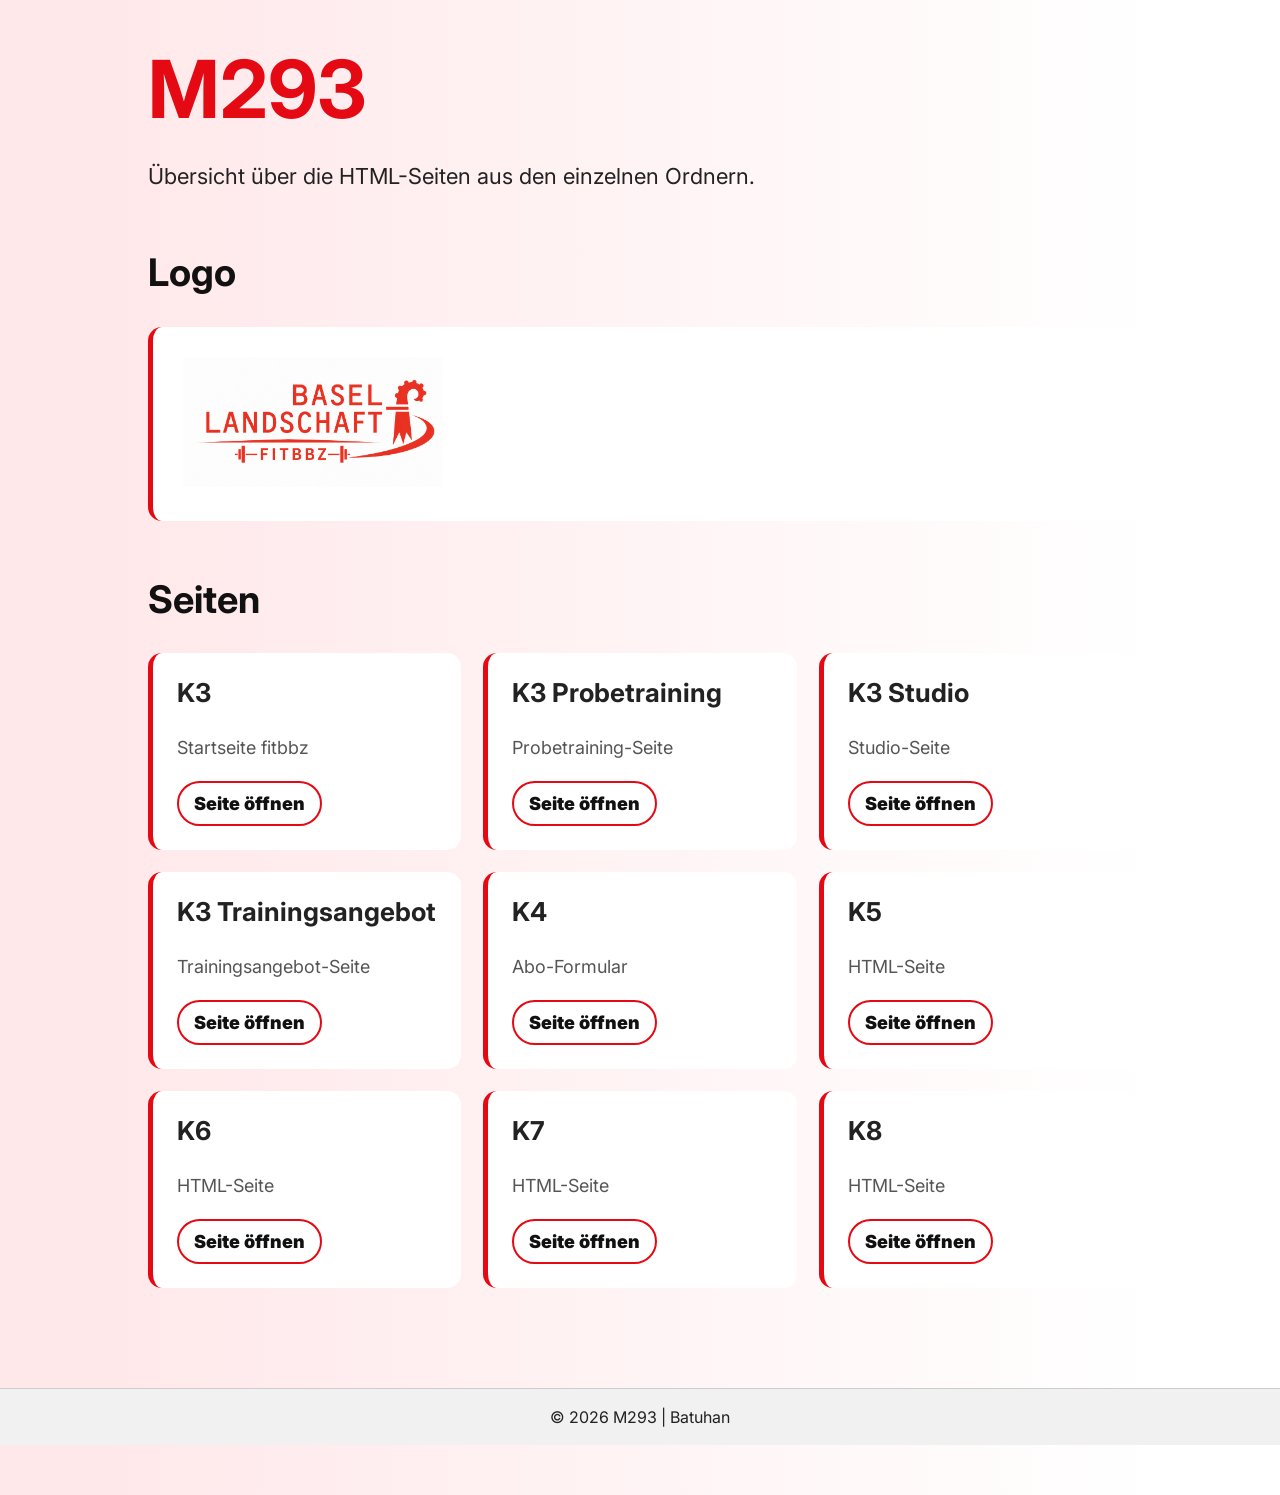
<file: index.html>
<!DOCTYPE html>
<html lang="de">
<head>
    <meta charset="UTF-8">
    <meta name="viewport" content="width=device-width, initial-scale=1.0">
    <title>M293 | Übersicht</title>


    <style>
        @import url('https://fonts.googleapis.com/css2?family=Inter:wght@400;700;800;900&display=swap');

        :root {
            --hauptfarbe: #e50914;
        }

        * {
            box-sizing: border-box;
        }

        body {
            margin: 0;
            font-family: 'Inter', Arial, sans-serif;
            color: #222222;
            background: linear-gradient(0.25turn, #ffe8ea 8%, #ffffff 90%);
            padding-bottom: 50px;
        }

        .main-content {
            width: 80%;
            margin: 0 auto;
            padding: 40px 20px;
        }

        h1 {
            font-size: 80px;
            margin: 0 0 10px;
            color: var(--hauptfarbe);
        }

        h2 {
            font-size: 38px;
            margin-top: 55px;
            color: #111111;
        }

        p {
            font-size: 22px;
            line-height: 1.6;
        }

        .logo-box {
            margin-top: 25px;
            padding: 30px;
            background-color: white;
            border-left: 5px solid var(--hauptfarbe);
            border-radius: 14px;
        }

        .logo-box img {
            width: 260px;
            max-width: 100%;
            height: auto;
        }

        .seiten-grid {
            display: grid;
            grid-template-columns: repeat(3, 1fr);
            gap: 22px;
            margin-top: 25px;
        }

        .seite-card {
            padding: 24px;
            background-color: white;
            border-left: 5px solid var(--hauptfarbe);
            border-radius: 14px;
        }

        .seite-card h3 {
            margin-top: 0;
            font-size: 26px;
        }

        .seite-card p {
            margin: 0 0 18px;
            font-size: 18px;
            color: #555555;
        }

        .iconbutton {
            display: inline-block;
            padding: 10px 15px;
            color: #111111;
            font-size: 18px;
            font-weight: 900;
            text-decoration: none;
            background-color: white;
            border: 2px solid var(--hauptfarbe);
            border-radius: 30px;
        }

        .iconbutton:hover {
            color: white;
            background-color: var(--hauptfarbe);
            transition: background-color 0.4s;
        }

        footer {
            margin-top: 60px;
            padding: 18px;
            text-align: center;
            background-color: #f1f1f1;
            border-top: 1px solid #cccccc;
        }

        @media (max-width: 1024px) {
            .main-content {
                width: 90%;
            }

            .seiten-grid {
                grid-template-columns: repeat(2, 1fr);
            }
        }

        @media (max-width: 768px) {
            h1 {
                font-size: 52px;
            }

            .seiten-grid {
                grid-template-columns: 1fr;
            }
        }
    </style>
</head>

<body>

<main class="main-content">

    <header>
        <h1>M293</h1>
        <p>Übersicht über die HTML-Seiten aus den einzelnen Ordnern.</p>
    </header>

    <section>
        <h2>Logo</h2>

        <div class="logo-box">
            <img src="assets/fitbbz.png" alt="fitbbz Logo">
        </div>
    </section>

    <section>
        <h2>Seiten</h2>

        <div class="seiten-grid">

            <article class="seite-card">
                <h3>K3</h3>
                <p>Startseite fitbbz</p>
                <a class="iconbutton" href="K3/E3/index.html">Seite öffnen</a>
            </article>

            <article class="seite-card">
                <h3>K3 Probetraining</h3>
                <p>Probetraining-Seite</p>
                <a class="iconbutton" href="K3/E3/probetraining.html">Seite öffnen</a>
            </article>

            <article class="seite-card">
                <h3>K3 Studio</h3>
                <p>Studio-Seite</p>
                <a class="iconbutton" href="K3/E3/studio.html">Seite öffnen</a>
            </article>

            <article class="seite-card">
                <h3>K3 Trainingsangebot</h3>
                <p>Trainingsangebot-Seite</p>
                <a class="iconbutton" href="K3/E3/trainingsangebot.html">Seite öffnen</a>
            </article>

            <article class="seite-card">
                <h3>K4</h3>
                <p>Abo-Formular</p>
                <a class="iconbutton" href="K4/E4/form_abo.html">Seite öffnen</a>
            </article>

            <article class="seite-card">
                <h3>K5</h3>
                <p>HTML-Seite</p>
                <a class="iconbutton" href="K5/E5/index.html">Seite öffnen</a>
            </article>

            <article class="seite-card">
                <h3>K6</h3>
                <p>HTML-Seite</p>
                <a class="iconbutton" href="K6/E6/index.html">Seite öffnen</a>
            </article>

            <article class="seite-card">
                <h3>K7</h3>
                <p>HTML-Seite</p>
                <a class="iconbutton" href="K7/E7/index.html">Seite öffnen</a>
            </article>

            <article class="seite-card">
                <h3>K8</h3>
                <p>HTML-Seite</p>
                <a class="iconbutton" href="K8/E8/index.html">Seite öffnen</a>
            </article>

        </div>
    </section>

</main>

<footer>
    © 2026 M293 | Batuhan
</footer>

</body>
</html>
</file>
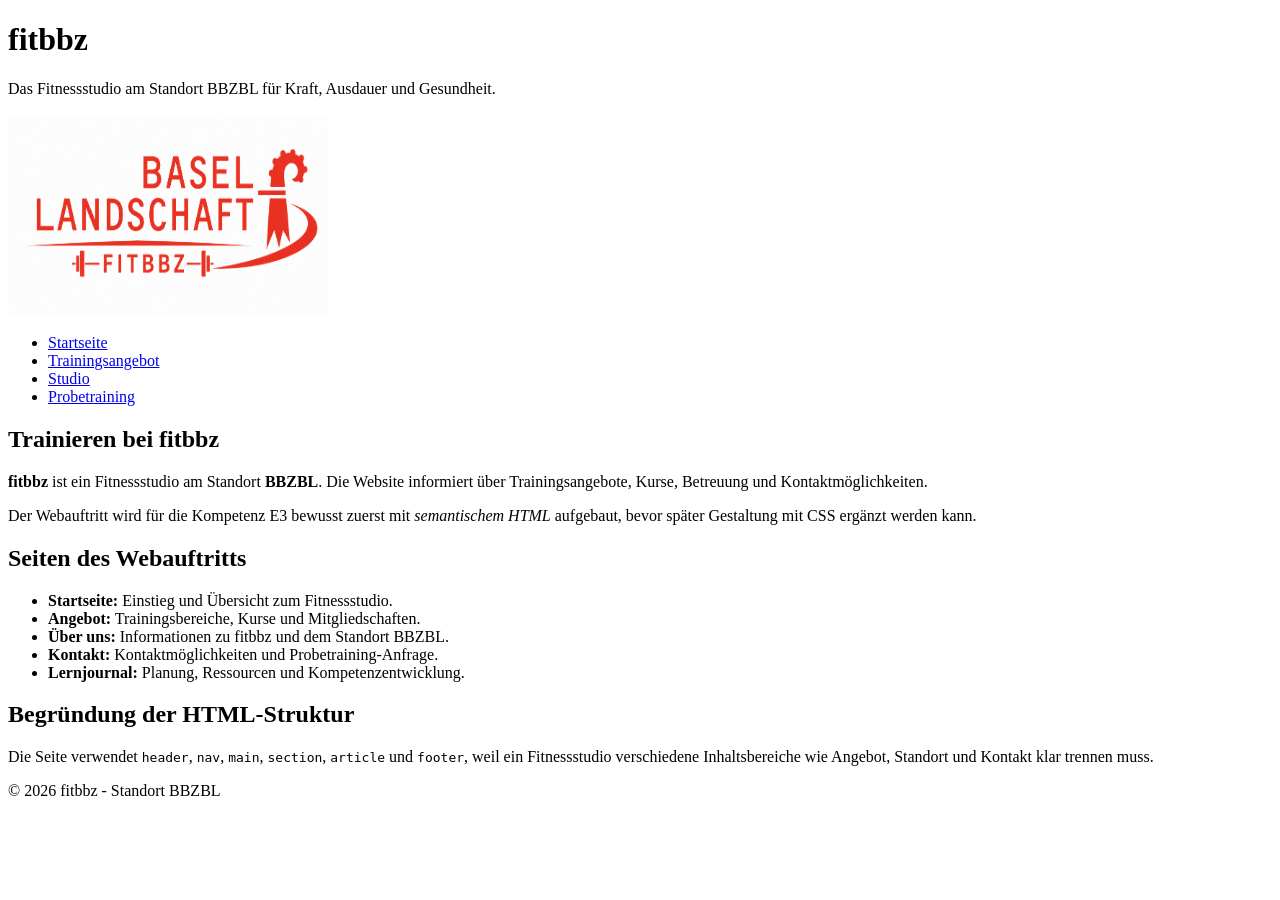
<file: K3/E3/index.html>
<!DOCTYPE html>
<html lang="de">
<head>
    <!-- Grundlegende Metadaten: Zeichensatz, responsive Darstellung und Seitenbeschreibung. -->
    <meta charset="UTF-8">
    <meta name="viewport" content="width=device-width, initial-scale=1.0">
    <meta name="description" content="Startseite von fitbbz, dem Fitnessstudio am Standort BBZBL.">
    <meta name="author" content="Batuhan">
    <title>fitbbz | Startseite</title>

</head>
<body>
    <!-- header kennzeichnet den sichtbaren Kopfbereich der Website. -->
    <header>
        <h1>fitbbz</h1>
        <p>Das Fitnessstudio am Standort BBZBL für Kraft, Ausdauer und Gesundheit.</p>

        <img src="../../assets/fitbbz.png" alt="fitbbz" height="200" width="320">

        <!-- nav wird fuer die Hauptnavigation verwendet, damit die Seitenstruktur klar erkennbar ist. -->
        <nav aria-label="Hauptnavigation">
            <ul>
                <li><a href="index.html">Startseite</a></li>
                <li><a href="trainingsangebot.html">Trainingsangebot</a></li>
                <li><a href="studio.html">Studio</a></li>
                <li><a href="probetraining.html">Probetraining</a></li>
            </ul>
        </nav>
    </header>


    <!-- main enthaelt den einzigartigen Hauptinhalt dieser Seite. -->
    <main>
        <section aria-labelledby="ziel">
            <h2 id="ziel">Trainieren bei fitbbz</h2>
            <p>
                <strong>fitbbz</strong> ist ein Fitnessstudio am Standort <strong>BBZBL</strong>.
                Die Website informiert über Trainingsangebote, Kurse, Betreuung und Kontaktmöglichkeiten.
            </p>
            <p>
                Der Webauftritt wird für die Kompetenz E3 bewusst zuerst mit <em>semantischem HTML</em>
                aufgebaut, bevor später Gestaltung mit CSS ergänzt werden kann.
            </p>
        </section>

        <section aria-labelledby="seiten">
            <h2 id="seiten">Seiten des Webauftritts</h2>
            <ul>
                <li><strong>Startseite:</strong> Einstieg und Übersicht zum Fitnessstudio.</li>
                <li><strong>Angebot:</strong> Trainingsbereiche, Kurse und Mitgliedschaften.</li>
                <li><strong>Über uns:</strong> Informationen zu fitbbz und dem Standort BBZBL.</li>
                <li><strong>Kontakt:</strong> Kontaktmöglichkeiten und Probetraining-Anfrage.</li>
                <li><strong>Lernjournal:</strong> Planung, Ressourcen und Kompetenzentwicklung.</li>
            </ul>
        </section>

        <article aria-labelledby="begruendung">
            <h2 id="begruendung">Begründung der HTML-Struktur</h2>
            <p>
                Die Seite verwendet <code>header</code>, <code>nav</code>, <code>main</code>,
                <code>section</code>, <code>article</code> und <code>footer</code>, weil ein Fitnessstudio
                verschiedene Inhaltsbereiche wie Angebot, Standort und Kontakt klar trennen muss.
            </p>
        </article>
    </main>

    <footer>
        <p>&copy; 2026 fitbbz - Standort BBZBL</p>
    </footer>
</body>
</html>
</file>
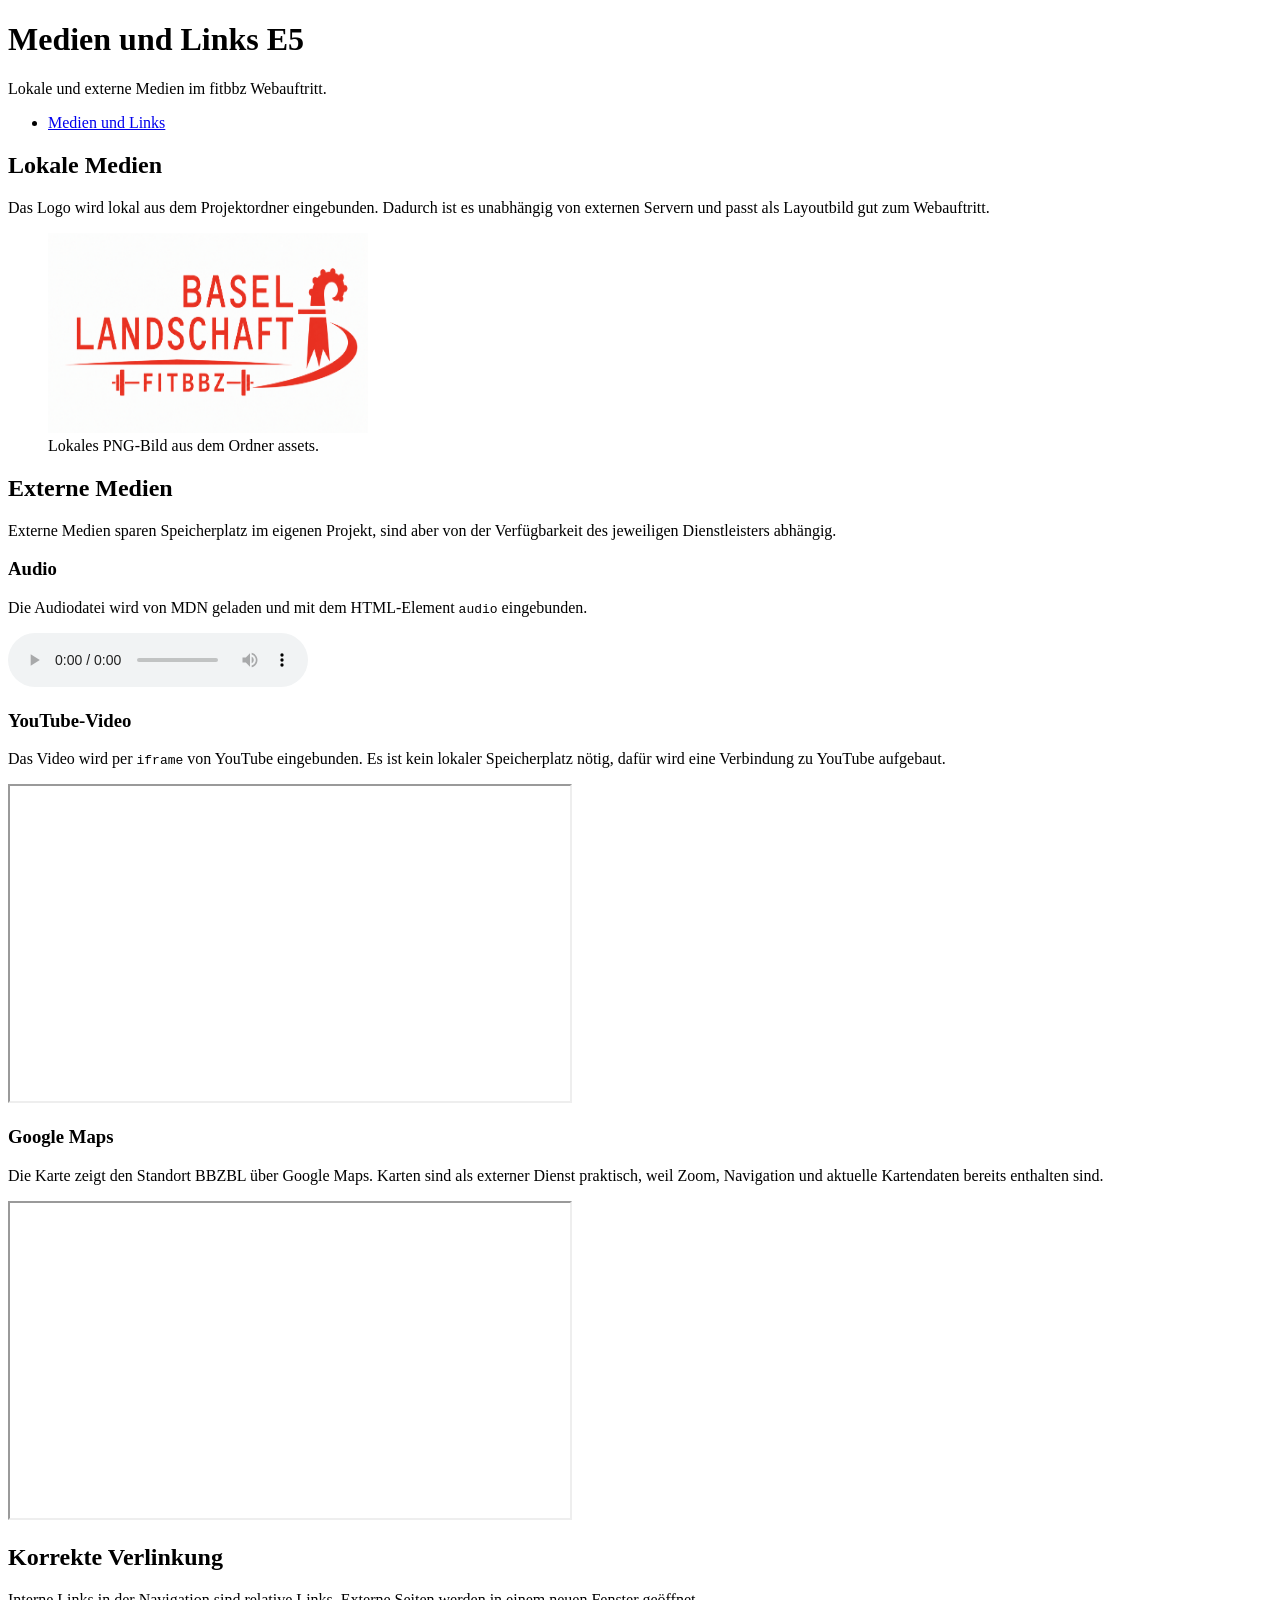
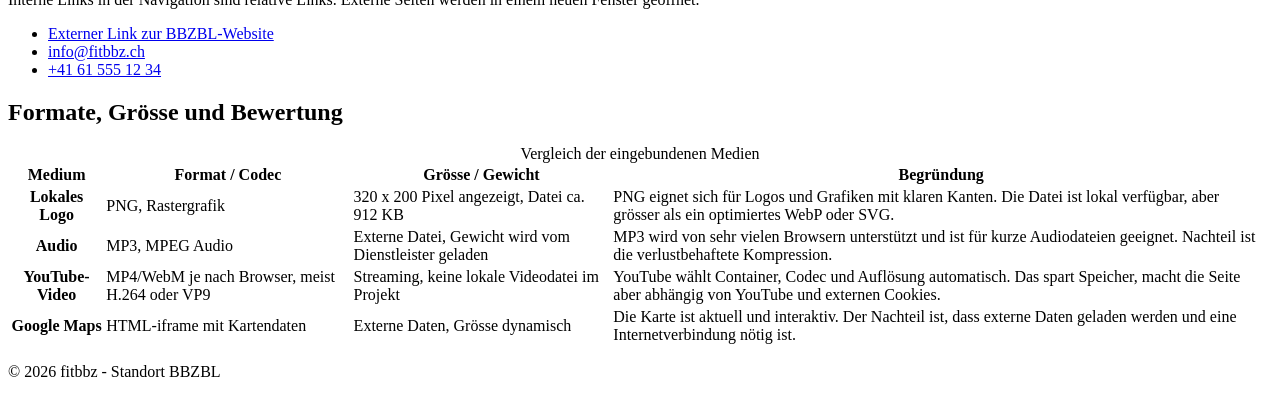
<file: K5/E5/index.html>
<!DOCTYPE html>
<html lang="de">
<head>
    <meta charset="UTF-8">
    <meta name="viewport" content="width=device-width, initial-scale=1.0">
    <meta name="description" content="Medien und Links für den fitbbz Webauftritt.">
    <meta name="author" content="Batuhan">
    <title>fitbbz | Medien und Links E5</title>
</head>
<body>
<header>
    <h1>Medien und Links E5</h1>
    <p>Lokale und externe Medien im fitbbz Webauftritt.</p>

    <nav aria-label="Hauptnavigation">
        <ul>
            <li><a href="index.html">Medien und Links</a></li>
        </ul>
    </nav>
</header>

<main>
    <section aria-labelledby="lokale-medien">
        <h2 id="lokale-medien">Lokale Medien</h2>
        <p>
            Das Logo wird lokal aus dem Projektordner eingebunden. Dadurch ist es unabhängig von
            externen Servern und passt als Layoutbild gut zum Webauftritt.
        </p>
        <figure>
            <img src="../../assets/fitbbz.png" alt="Logo von fitbbz" width="320" height="200">
            <figcaption>Lokales PNG-Bild aus dem Ordner assets.</figcaption>
        </figure>
    </section>

    <section aria-labelledby="externe-medien">
        <h2 id="externe-medien">Externe Medien</h2>
        <p>
            Externe Medien sparen Speicherplatz im eigenen Projekt, sind aber von der Verfügbarkeit
            des jeweiligen Dienstleisters abhängig.
        </p>

        <article aria-labelledby="audio">
            <h3 id="audio">Audio</h3>
            <p>
                Die Audiodatei wird von MDN geladen und mit dem HTML-Element
                <code>audio</code> eingebunden.
            </p>
            <audio controls>
                <source src="https://interactive-examples.mdn.mozilla.net/media/cc0-audio/t-rex-roar.mp3" type="audio/mpeg">
                Ihr Browser unterstützt das Audio-Element nicht.
            </audio>
        </article>

        <article aria-labelledby="youtube-video">
            <h3 id="youtube-video">YouTube-Video</h3>
            <p>
                Das Video wird per <code>iframe</code> von YouTube eingebunden. Es ist kein lokaler
                Speicherplatz nötig, dafür wird eine Verbindung zu YouTube aufgebaut.
            </p>
            <iframe
                    width="560"
                    height="315"
                    src="https://www.youtube.com/embed/ml6cT4AZdqI"
                    title="YouTube-Video: Fitness Training"
                    allow="accelerometer; autoplay; clipboard-write; encrypted-media; gyroscope; picture-in-picture; web-share"
                    allowfullscreen>
            </iframe>
        </article>

        <article aria-labelledby="karte">
            <h3 id="karte">Google Maps</h3>
            <p>
                Die Karte zeigt den Standort BBZBL über Google Maps. Karten sind als externer Dienst
                praktisch, weil Zoom, Navigation und aktuelle Kartendaten bereits enthalten sind.
            </p>
            <iframe
                    src="https://www.google.com/maps?q=BBZBL%20Muttenz&output=embed"
                    width="560"
                    height="315"
                    title="Google Maps Karte zum BBZBL Standort"
                    loading="lazy">
            </iframe>
        </article>
    </section>

    <section aria-labelledby="links">
        <h2 id="links">Korrekte Verlinkung</h2>
        <p>
            Interne Links in der Navigation sind relative Links. Externe Seiten werden in einem neuen
            Fenster geöffnet.
        </p>
        <ul>
            <li>
                <a href="https://www.bbzbl.ch/" target="_blank" rel="noopener">
                    Externer Link zur BBZBL-Website
                </a>
            </li>
            <li>
                <a href="mailto:info@fitbbz.ch">info@fitbbz.ch</a>
            </li>
            <li>
                <a href="tel:+41615551234">+41 61 555 12 34</a>
            </li>
        </ul>
    </section>

    <section aria-labelledby="formate">
        <h2 id="formate">Formate, Grösse und Bewertung</h2>
        <table>
            <caption>Vergleich der eingebundenen Medien</caption>
            <thead>
            <tr>
                <th scope="col">Medium</th>
                <th scope="col">Format / Codec</th>
                <th scope="col">Grösse / Gewicht</th>
                <th scope="col">Begründung</th>
            </tr>
            </thead>
            <tbody>
            <tr>
                <th scope="row">Lokales Logo</th>
                <td>PNG, Rastergrafik</td>
                <td>320 x 200 Pixel angezeigt, Datei ca. 912 KB</td>
                <td>
                    PNG eignet sich für Logos und Grafiken mit klaren Kanten. Die Datei ist lokal
                    verfügbar, aber grösser als ein optimiertes WebP oder SVG.
                </td>
            </tr>
            <tr>
                <th scope="row">Audio</th>
                <td>MP3, MPEG Audio</td>
                <td>Externe Datei, Gewicht wird vom Dienstleister geladen</td>
                <td>
                    MP3 wird von sehr vielen Browsern unterstützt und ist für kurze Audiodateien
                    geeignet. Nachteil ist die verlustbehaftete Kompression.
                </td>
            </tr>
            <tr>
                <th scope="row">YouTube-Video</th>
                <td>MP4/WebM je nach Browser, meist H.264 oder VP9</td>
                <td>Streaming, keine lokale Videodatei im Projekt</td>
                <td>
                    YouTube wählt Container, Codec und Auflösung automatisch. Das spart Speicher,
                    macht die Seite aber abhängig von YouTube und externen Cookies.
                </td>
            </tr>
            <tr>
                <th scope="row">Google Maps</th>
                <td>HTML-iframe mit Kartendaten</td>
                <td>Externe Daten, Grösse dynamisch</td>
                <td>
                    Die Karte ist aktuell und interaktiv. Der Nachteil ist, dass externe Daten
                    geladen werden und eine Internetverbindung nötig ist.
                </td>
            </tr>
            </tbody>
        </table>
    </section>
</main>

<footer>
    <p>&copy; 2026 fitbbz - Standort BBZBL</p>
</footer>
</body>
</html>
</file>
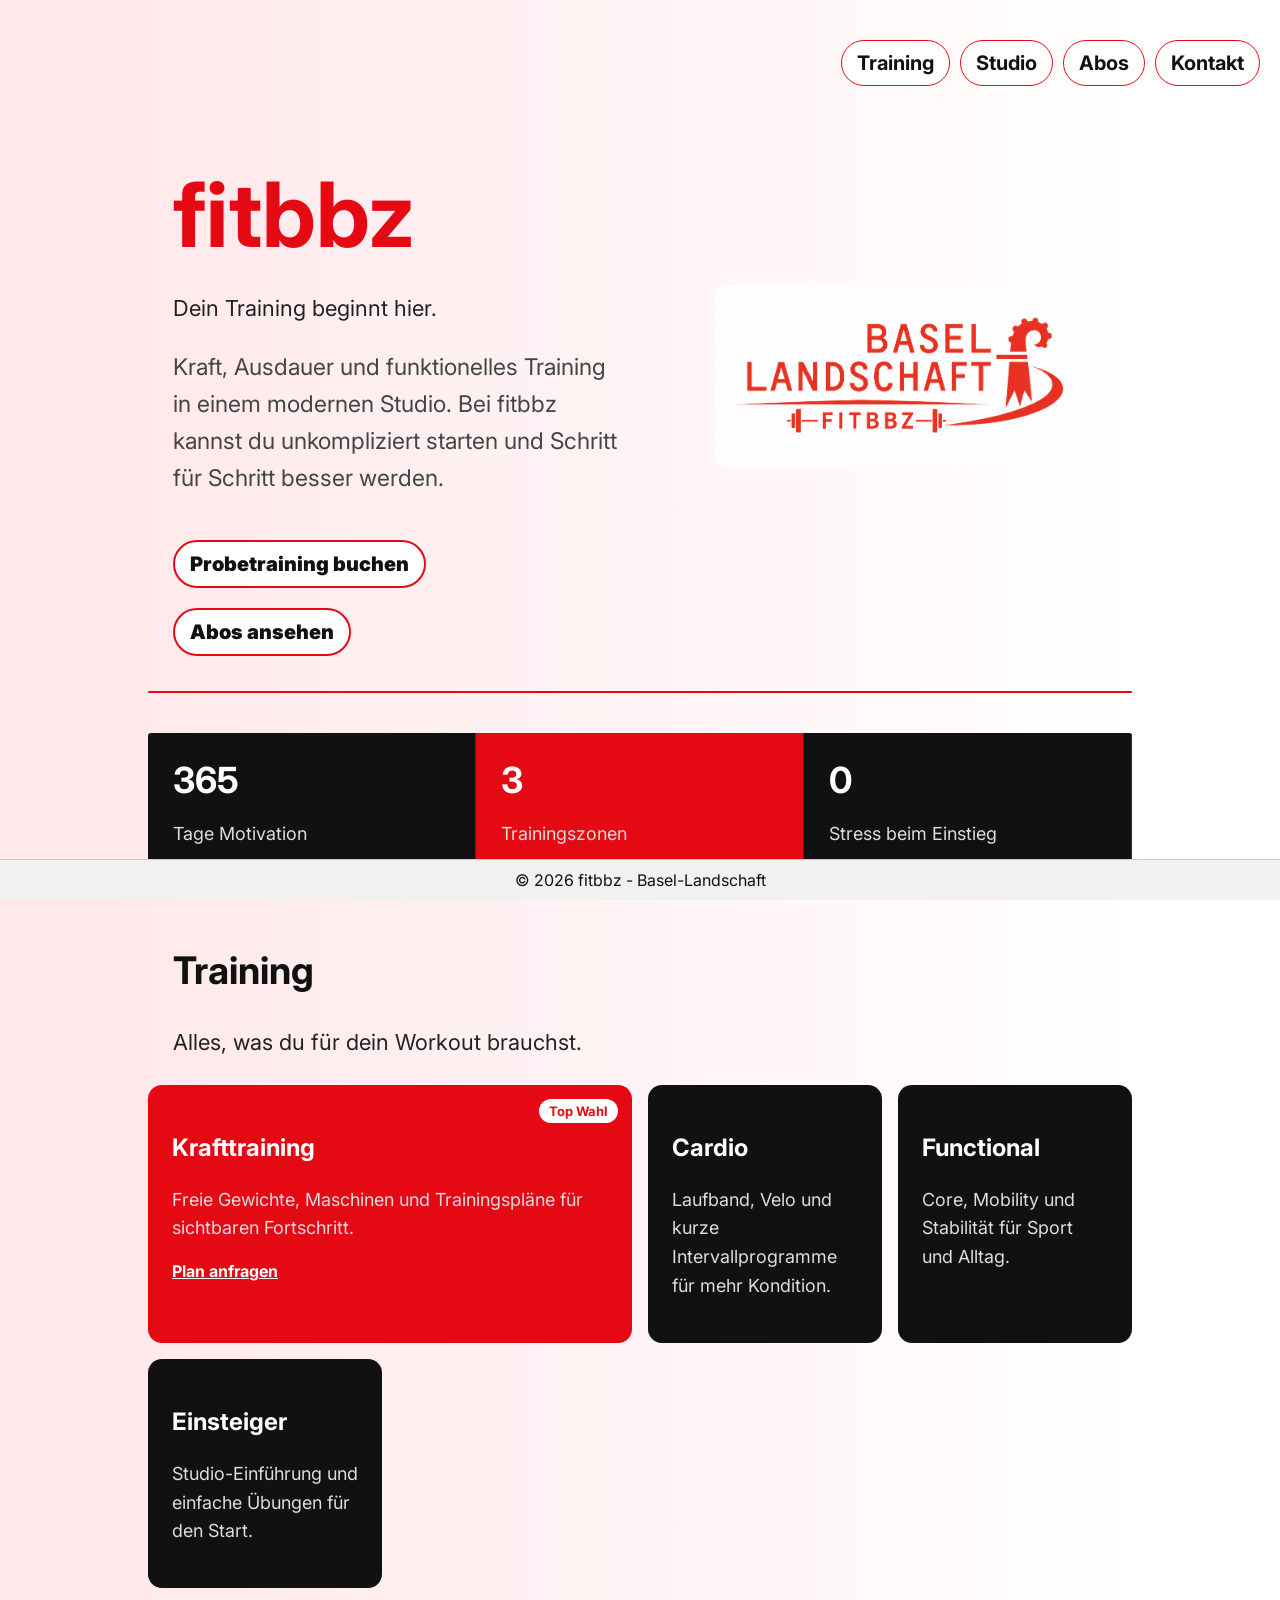
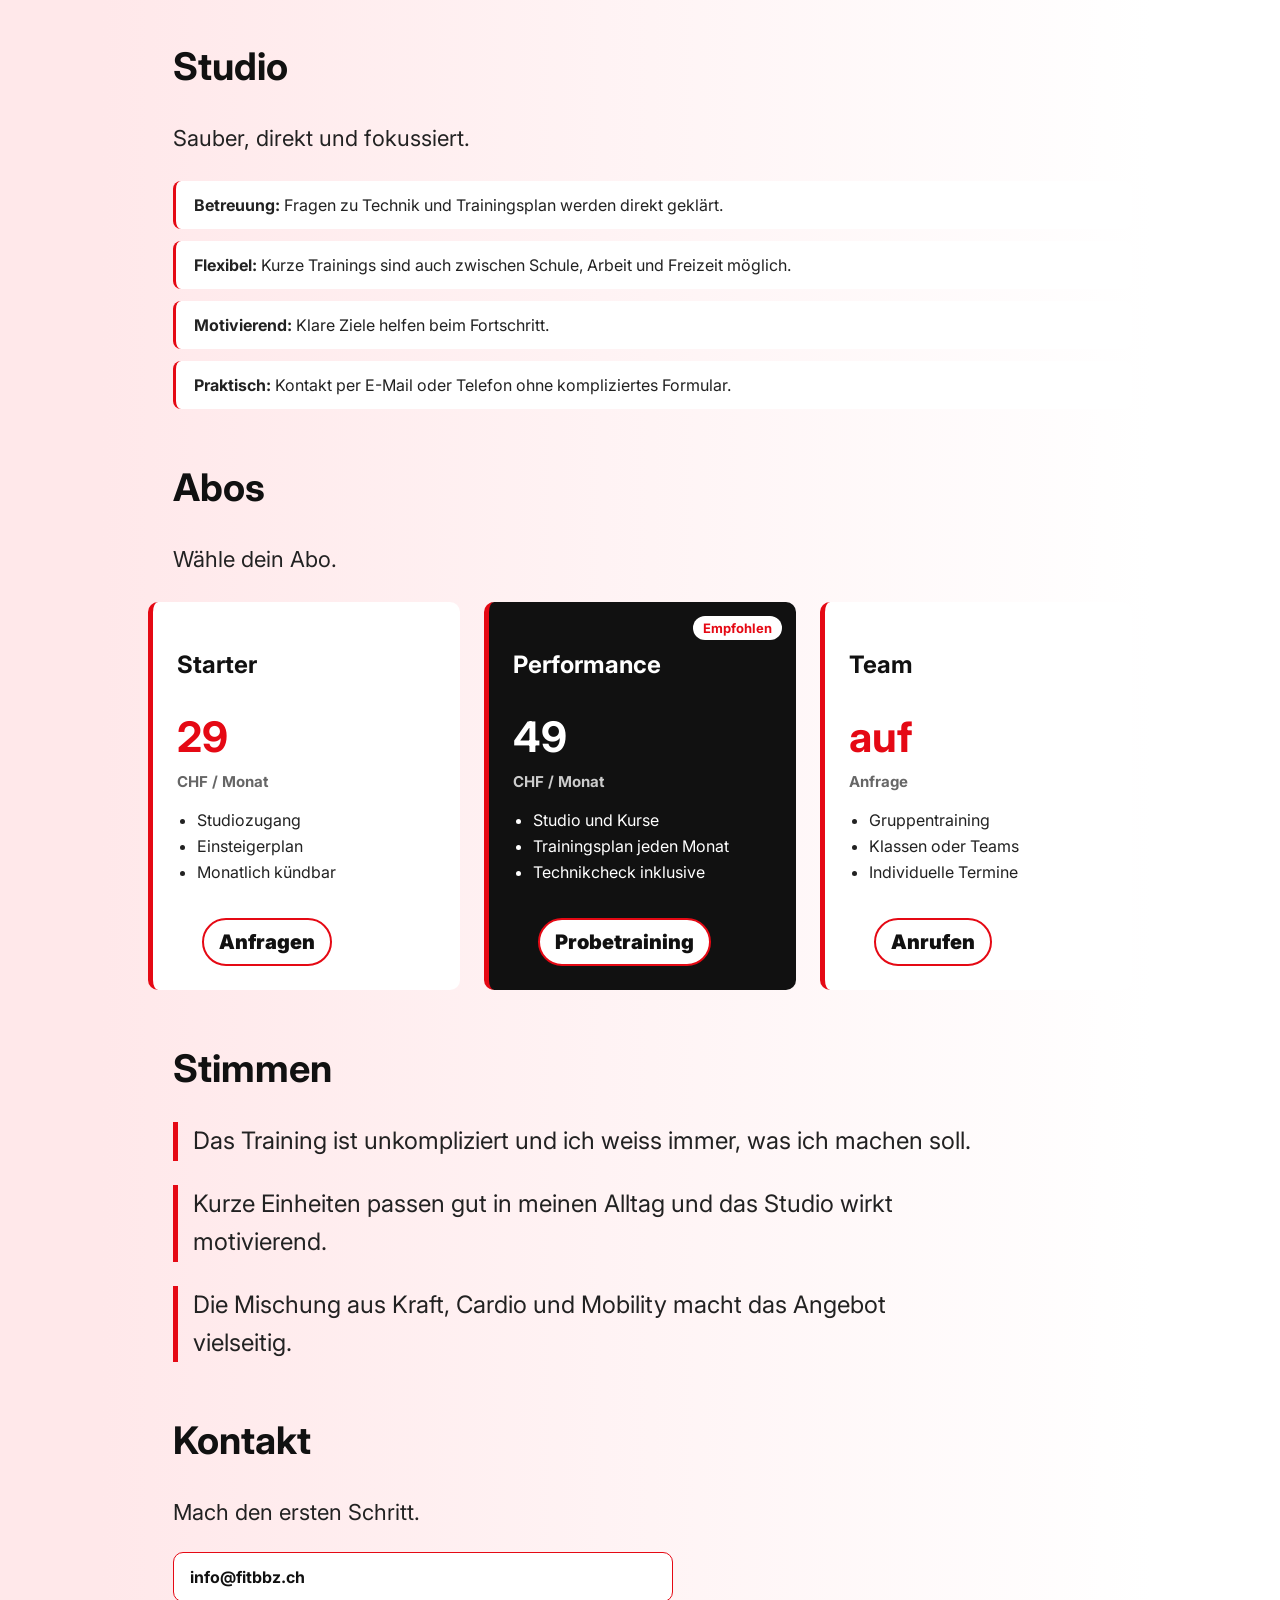
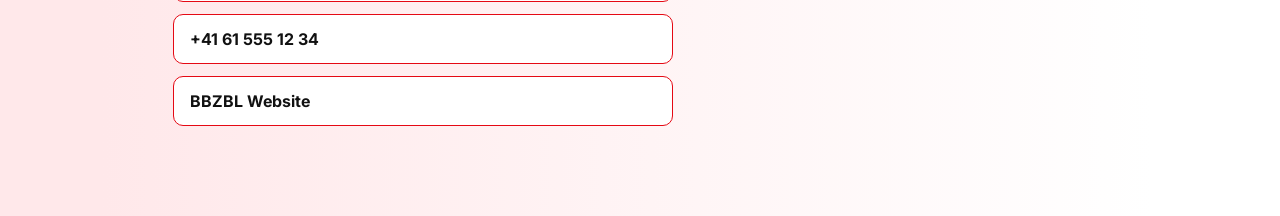
<file: K6/E6/index.html>
<!DOCTYPE html>
<html lang="de">

<head>
    <meta charset="UTF-8">
    <meta name="viewport" content="width=device-width, initial-scale=1.0">
    <meta name="description" content="CSS">
    <meta name="author" content="Batuhan">
    <title>fitbbz | Fitnessstudio</title>
    <link rel="stylesheet" href="style.css">
</head>

<body>

<nav>
    <ul>
        <li><a href="#training">Training</a></li>
        <li><a href="#studio">Studio</a></li>
        <li><a href="#abos">Abos</a></li>
        <li><a href="#kontakt">Kontakt</a></li>
    </ul>
</nav>

<div class="main-content">

    <header class="hero">
        <div>
            <h1>fitbbz</h1>
            <p>Dein Training beginnt hier.</p>
            <div class="hero-text">
                <p>
                    Kraft, Ausdauer und funktionelles Training in einem modernen Studio.
                    Bei fitbbz kannst du unkompliziert starten und Schritt für Schritt besser werden.
                </p>
            </div>

            <a class="iconbutton" href="mailto:info@fitbbz.ch">Probetraining buchen</a>
            <a class="iconbutton" href="#abos">Abos ansehen</a>
        </div>

        <div class="logo-box">
            <img src="../../assets/fitbbz.png" alt="fitbbz Logo">
        </div>
    </header>

    <hr>

    <section class="zahlen">
        <div>
            <strong>365</strong>
            <p>Tage Motivation</p>
        </div>
        <div>
            <strong>3</strong>
            <p>Trainingszonen</p>
        </div>
        <div>
            <strong>0</strong>
            <p>Stress beim Einstieg</p>
        </div>
    </section>

    <section id="training">
        <h2>Training</h2>
        <p>Alles, was du für dein Workout brauchst.</p>

        <div class="training-grid">
            <article class="training-card top">
                <span class="badge">Top Wahl</span>
                <h3>Krafttraining</h3>
                <p>Freie Gewichte, Maschinen und Trainingspläne für sichtbaren Fortschritt.</p>
                <a href="mailto:info@fitbbz.ch">Plan anfragen</a>
            </article>

            <article class="training-card">
                <h3>Cardio</h3>
                <p>Laufband, Velo und kurze Intervallprogramme für mehr Kondition.</p>
            </article>

            <article class="training-card">
                <h3>Functional</h3>
                <p>Core, Mobility und Stabilität für Sport und Alltag.</p>
            </article>

            <article class="training-card">
                <h3>Einsteiger</h3>
                <p>Studio-Einführung und einfache Übungen für den Start.</p>
            </article>
        </div>
    </section>

    <section id="studio">
        <h2>Studio</h2>
        <p>Sauber, direkt und fokussiert.</p>

        <ol class="studio-list">
            <li><strong>Betreuung:</strong> Fragen zu Technik und Trainingsplan werden direkt geklärt.</li>
            <li><strong>Flexibel:</strong> Kurze Trainings sind auch zwischen Schule, Arbeit und Freizeit möglich.</li>
            <li><strong>Motivierend:</strong> Klare Ziele helfen beim Fortschritt.</li>
            <li><strong>Praktisch:</strong> Kontakt per E-Mail oder Telefon ohne kompliziertes Formular.</li>
        </ol>
    </section>

    <section id="abos">
        <h2>Abos</h2>
        <p>Wähle dein Abo.</p>

        <div class="price-grid">
            <article class="price-card">
                <h3>Starter</h3>
                <p class="price">29 <span>CHF / Monat</span></p>
                <ul>
                    <li>Studiozugang</li>
                    <li>Einsteigerplan</li>
                    <li>Monatlich kündbar</li>
                </ul>
                <a class="iconbutton" href="mailto:info@fitbbz.ch">Anfragen</a>
            </article>

            <article class="price-card dark">
                <span class="badge">Empfohlen</span>
                <h3>Performance</h3>
                <p class="price">49 <span>CHF / Monat</span></p>
                <ul>
                    <li>Studio und Kurse</li>
                    <li>Trainingsplan jeden Monat</li>
                    <li>Technikcheck inklusive</li>
                </ul>
                <a class="iconbutton" href="mailto:info@fitbbz.ch">Probetraining</a>
            </article>

            <article class="price-card">
                <h3>Team</h3>
                <p class="price">auf <span>Anfrage</span></p>
                <ul>
                    <li>Gruppentraining</li>
                    <li>Klassen oder Teams</li>
                    <li>Individuelle Termine</li>
                </ul>
                <a class="iconbutton" href="tel:+41615551234">Anrufen</a>
            </article>
        </div>
    </section>

    <section class="meinung">
        <h2>Stimmen</h2>
        <p>
            Das Training ist unkompliziert und ich weiss immer, was ich machen soll.
        </p>
        <p>
            Kurze Einheiten passen gut in meinen Alltag und das Studio wirkt motivierend.
        </p>
        <p>
            Die Mischung aus Kraft, Cardio und Mobility macht das Angebot vielseitig.
        </p>
    </section>

    <section id="kontakt">
        <h2>Kontakt</h2>
        <p>Mach den ersten Schritt.</p>

        <div class="kontakt-links">
            <a href="mailto:info@fitbbz.ch">info@fitbbz.ch</a>
            <a href="tel:+41615551234">+41 61 555 12 34</a>
            <a href="https://www.bbzbl.ch/" target="_blank" rel="noopener">BBZBL Website</a>
        </div>
    </section>

</div>

<footer class="footer">
    © 2026 fitbbz - Basel-Landschaft
</footer>

</body>

</html>
</file>
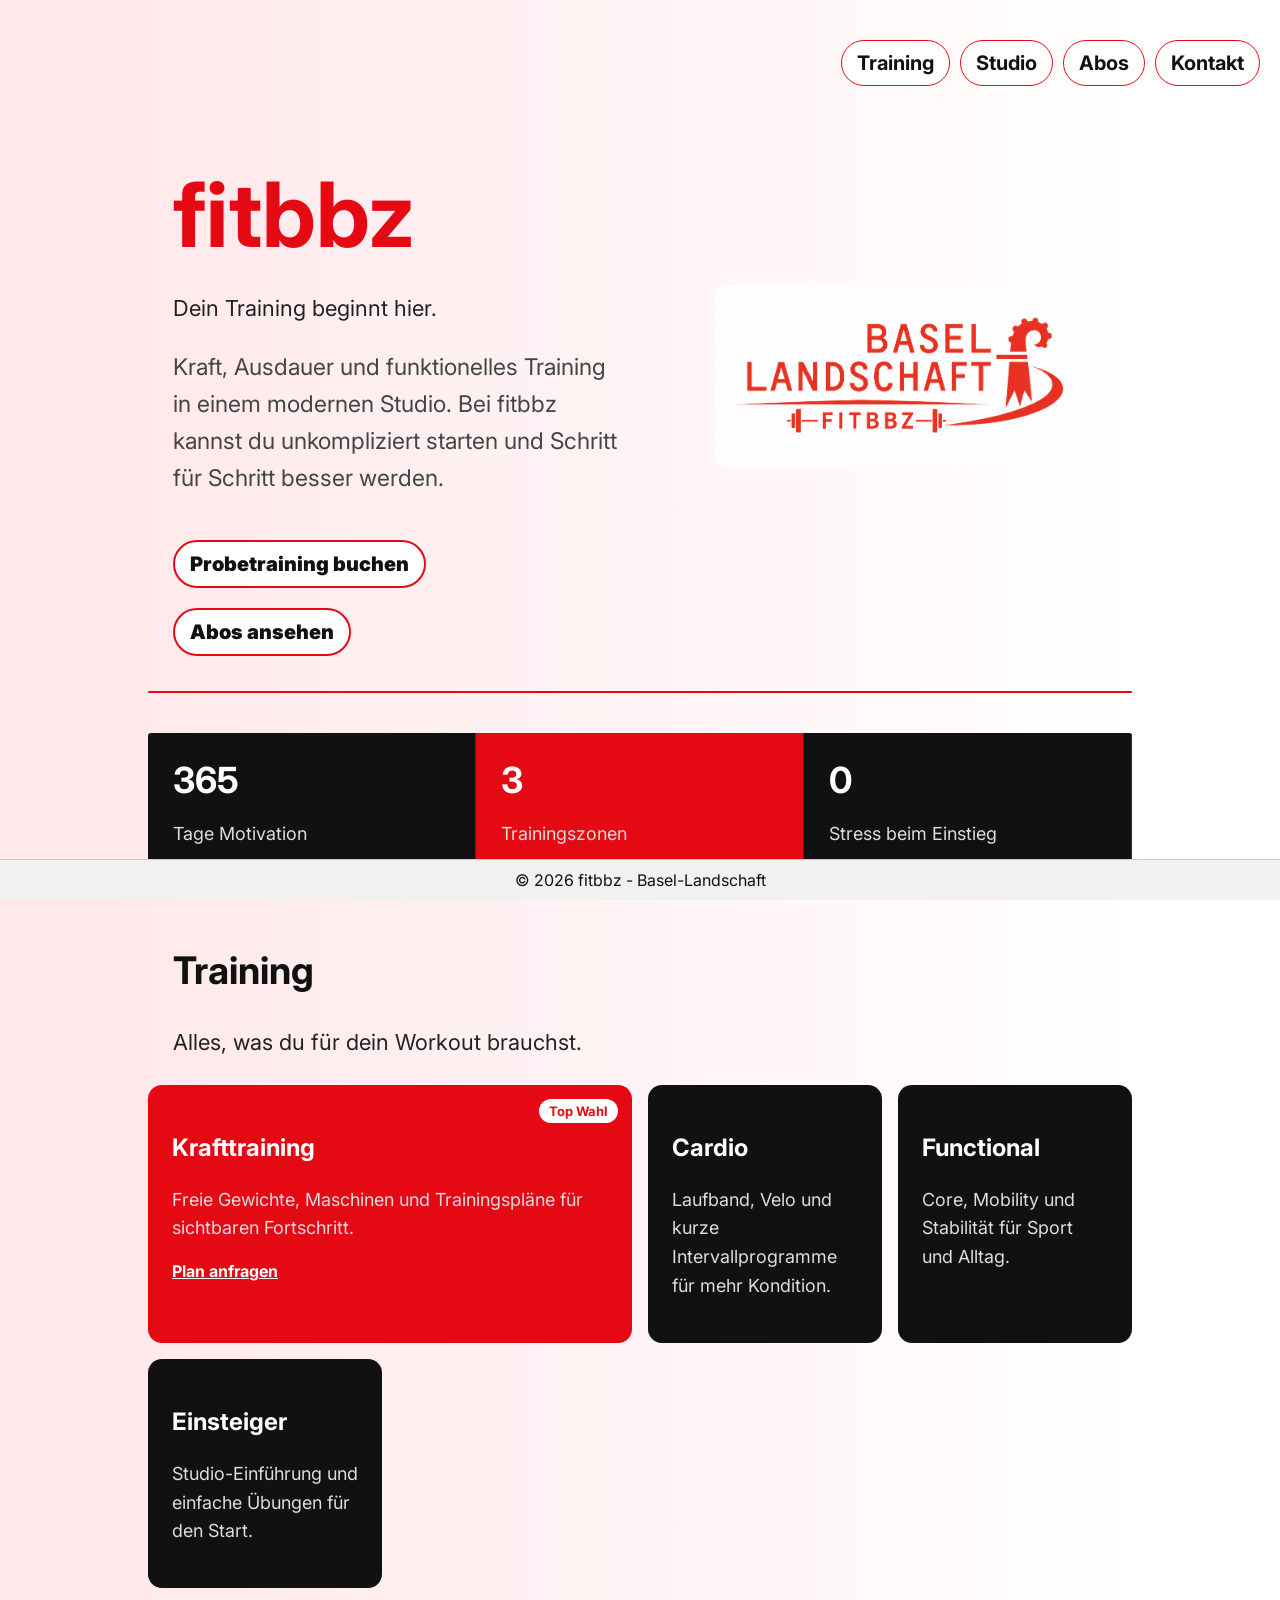
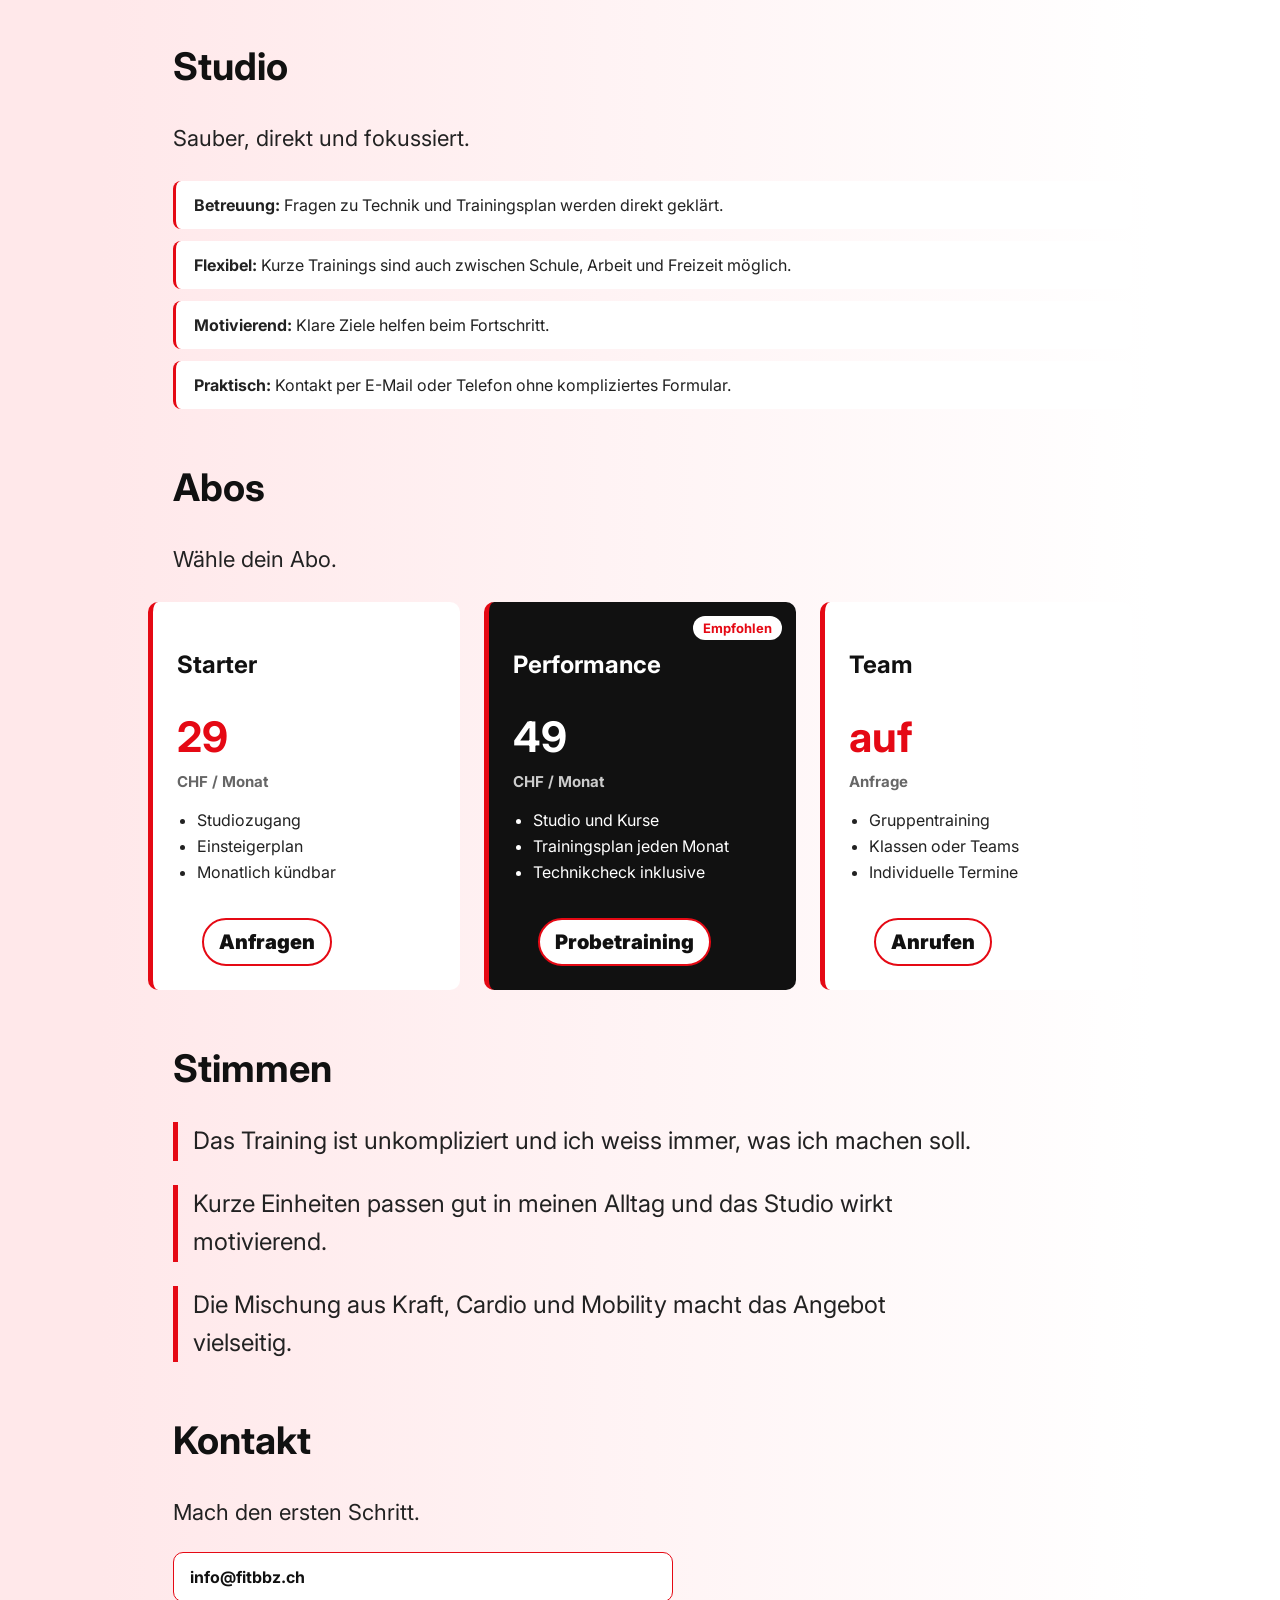
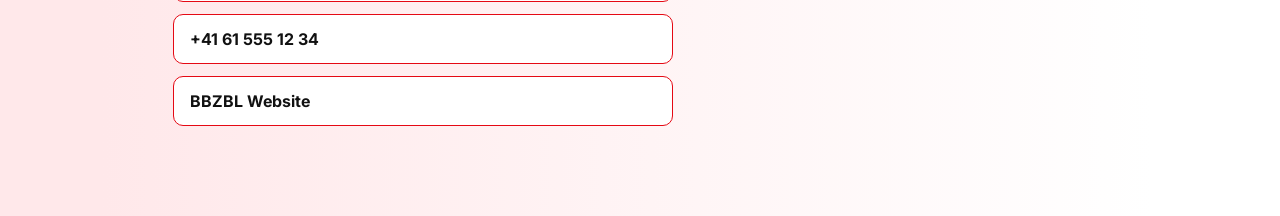
<file: K7/E7/index.html>
<!DOCTYPE html>
<html lang="de">

<head>
    <meta charset="UTF-8">
    <meta name="viewport" content="width=device-width, initial-scale=1.0">
    <meta name="description" content="CSS">
    <meta name="author" content="Batuhan">
    <title>fitbbz | Fitnessstudio</title>
    <link rel="stylesheet" href="style.css">
</head>

<body>

<nav>
    <ul>
    <ul>
        <li><a href="#training">Training</a></li>
        <li><a href="#studio">Studio</a></li>
        <li><a href="#abos">Abos</a></li>
        <li><a href="#kontakt">Kontakt</a></li>
    </ul>
</nav>

<div class="main-content">

    <header class="hero">
        <div>
            <h1>fitbbz</h1>
            <p>Dein Training beginnt hier.</p>
            <div class="hero-text">
                <p>
                    Kraft, Ausdauer und funktionelles Training in einem modernen Studio.
                    Bei fitbbz kannst du unkompliziert starten und Schritt für Schritt besser werden.
                </p>
            </div>

            <a class="iconbutton" href="mailto:info@fitbbz.ch">Probetraining buchen</a>
            <a class="iconbutton" href="#abos">Abos ansehen</a>
        </div>

        <div class="logo-box">
            <img src="../../assets/fitbbz.png" alt="fitbbz Logo">
        </div>
    </header>

    <hr>

    <div class="zahlen">
        <div>
            <strong>365</strong>
            <p>Tage Motivation</p>
        </div>
        <div>
            <strong>3</strong>
            <p>Trainingszonen</p>
        </div>
        <div>
            <strong>0</strong>
            <p>Stress beim Einstieg</p>
        </div>
    </div>

    <section id="training">
        <h2>Training</h2>
        <p>Alles, was du für dein Workout brauchst.</p>

        <div class="training-grid">
            <article class="training-card top">
                <span class="badge">Top Wahl</span>
                <h3>Krafttraining</h3>
                <p>Freie Gewichte, Maschinen und Trainingspläne für sichtbaren Fortschritt.</p>
                <a href="mailto:info@fitbbz.ch">Plan anfragen</a>
            </article>

            <article class="training-card">
                <h3>Cardio</h3>
                <p>Laufband, Velo und kurze Intervallprogramme für mehr Kondition.</p>
            </article>

            <article class="training-card">
                <h3>Functional</h3>
                <p>Core, Mobility und Stabilität für Sport und Alltag.</p>
            </article>

            <article class="training-card">
                <h3>Einsteiger</h3>
                <p>Studio-Einführung und einfache Übungen für den Start.</p>
            </article>
        </div>
    </section>

    <section id="studio">
        <h2>Studio</h2>
        <p>Sauber, direkt und fokussiert.</p>

        <ol class="studio-list">
            <li><strong>Betreuung:</strong> Fragen zu Technik und Trainingsplan werden direkt geklärt.</li>
            <li><strong>Flexibel:</strong> Kurze Trainings sind auch zwischen Schule, Arbeit und Freizeit möglich.</li>
            <li><strong>Motivierend:</strong> Klare Ziele helfen beim Fortschritt.</li>
            <li><strong>Praktisch:</strong> Kontakt per E-Mail oder Telefon ohne kompliziertes Formular.</li>
        </ol>
    </section>

    <section id="abos">
        <h2>Abos</h2>
        <p>Wähle dein Abo.</p>

        <div class="price-grid">
            <article class="price-card">
                <h3>Starter</h3>
                <p class="price">29 <span>CHF / Monat</span></p>
                <ul>
                    <li>Studiozugang</li>
                    <li>Einsteigerplan</li>
                    <li>Monatlich kündbar</li>
                </ul>
                <a class="iconbutton" href="mailto:info@fitbbz.ch">Anfragen</a>
            </article>

            <article class="price-card dark">
                <span class="badge">Empfohlen</span>
                <h3>Performance</h3>
                <p class="price">49 <span>CHF / Monat</span></p>
                <ul>
                    <li>Studio und Kurse</li>
                    <li>Trainingsplan jeden Monat</li>
                    <li>Technikcheck inklusive</li>
                </ul>
                <a class="iconbutton" href="mailto:info@fitbbz.ch">Probetraining</a>
            </article>

            <article class="price-card">
                <h3>Team</h3>
                <p class="price">auf <span>Anfrage</span></p>
                <ul>
                    <li>Gruppentraining</li>
                    <li>Klassen oder Teams</li>
                    <li>Individuelle Termine</li>
                </ul>
                <a class="iconbutton" href="tel:+41615551234">Anrufen</a>
            </article>
        </div>
    </section>

    <section class="meinung">
        <h2>Stimmen</h2>
        <p>
            Das Training ist unkompliziert und ich weiss immer, was ich machen soll.
        </p>
        <p>
            Kurze Einheiten passen gut in meinen Alltag und das Studio wirkt motivierend.
        </p>
        <p>
            Die Mischung aus Kraft, Cardio und Mobility macht das Angebot vielseitig.
        </p>
    </section>

    <section id="kontakt">
        <h2>Kontakt</h2>
        <p>Mach den ersten Schritt.</p>

        <div class="kontakt-links">
            <a href="mailto:info@fitbbz.ch">info@fitbbz.ch</a>
            <a href="tel:+41615551234">+41 61 555 12 34</a>
            <a href="https://www.bbzbl.ch/" target="_blank" rel="noopener">BBZBL Website</a>
        </div>
    </section>

</div>

<footer class="footer">
    © 2026 fitbbz - Basel-Landschaft
</footer>

</body>

</html>
</file>
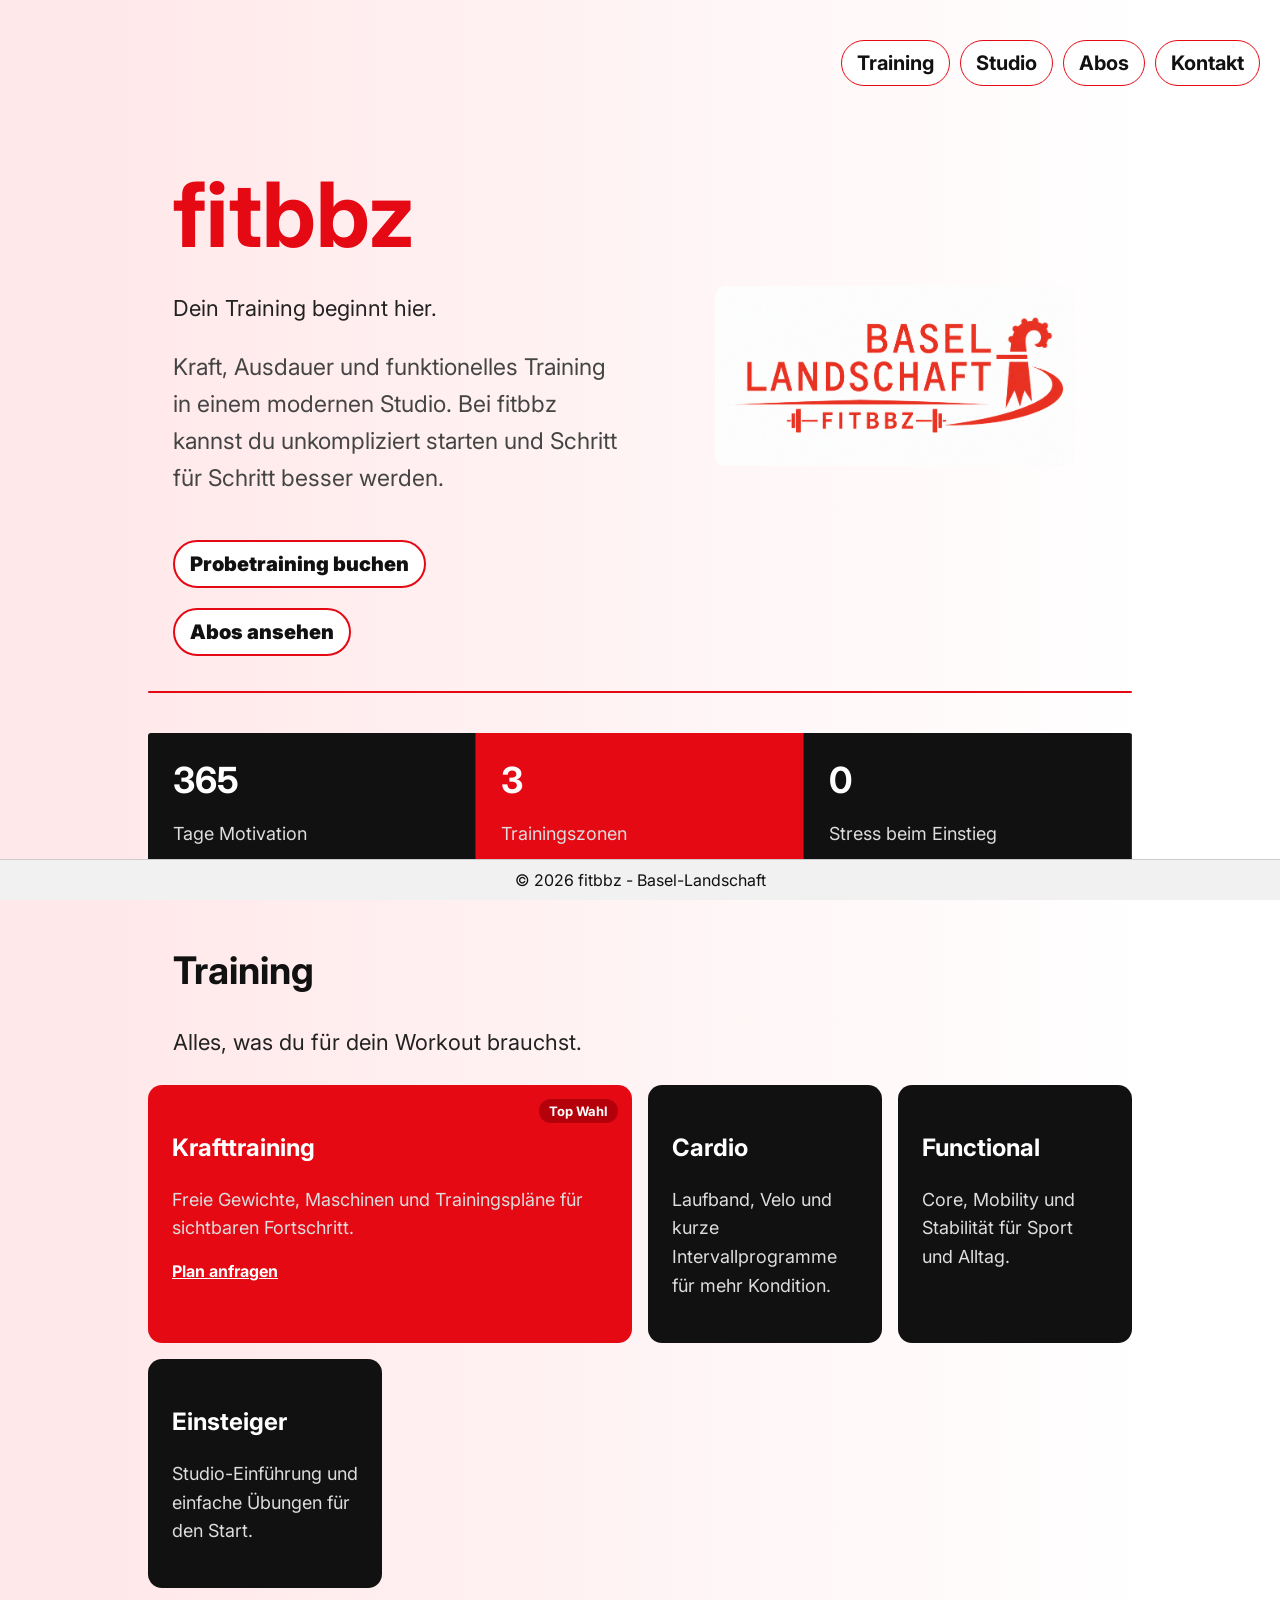
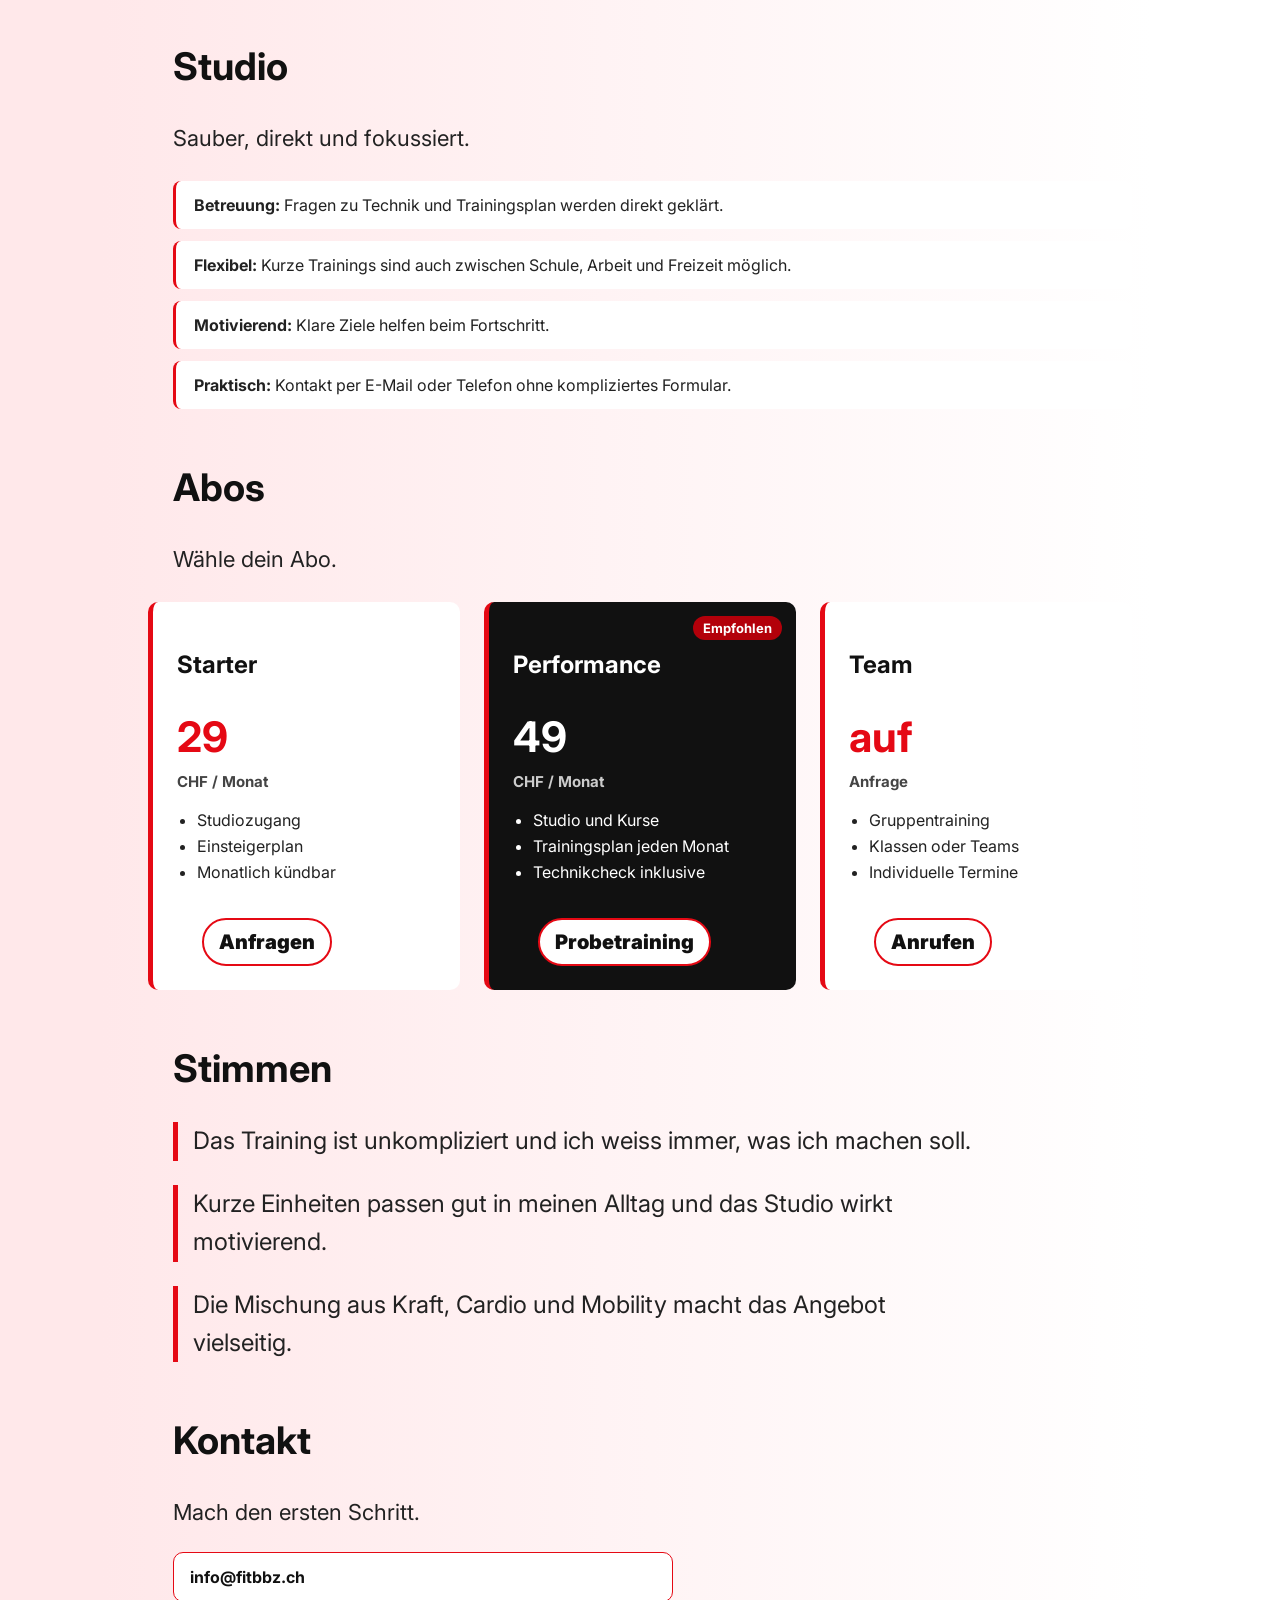
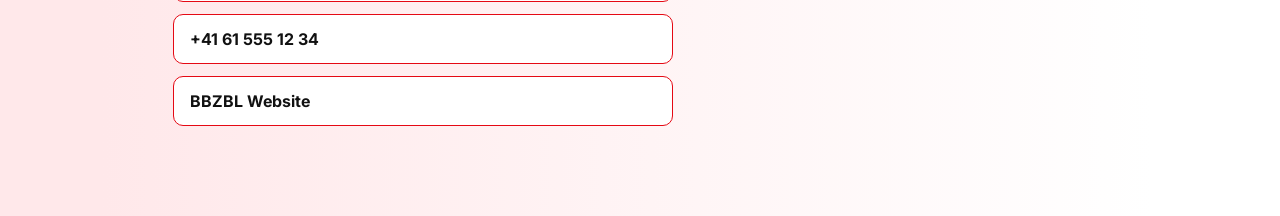
<file: K8/E8/index.html>
<!DOCTYPE html>
<html lang="de">

<head>
    <meta charset="UTF-8">
    <meta name="viewport" content="width=device-width, initial-scale=1.0">
    <meta name="description" content="CSS">
    <meta name="author" content="Batuhan">
    <title>fitbbz | Fitnessstudio</title>
    <link rel="stylesheet" href="style.css">
</head>

<body>

<nav>
    <ul>
        <li><a href="#training">Training</a></li>
        <li><a href="#studio">Studio</a></li>
        <li><a href="#abos">Abos</a></li>
        <li><a href="#kontakt">Kontakt</a></li>
    </ul>
</nav>

<main>
<div class="main-content">

    <header class="hero">
        <div>
            <h1>fitbbz</h1>
            <p>Dein Training beginnt hier.</p>
            <div class="hero-text">
                <p>
                    Kraft, Ausdauer und funktionelles Training in einem modernen Studio.
                    Bei fitbbz kannst du unkompliziert starten und Schritt für Schritt besser werden.
                </p>
            </div>

            <a class="iconbutton" href="mailto:info@fitbbz.ch">Probetraining buchen</a>
            <a class="iconbutton" href="#abos">Abos ansehen</a>
        </div>

        <div class="logo-box">
            <img src="../../assets/fitbbz.png" alt="fitbbz Logo" width="360" height="360">
        </div>
    </header>

    <hr>

    <div class="zahlen">
        <div>
            <strong>365</strong>
            <p>Tage Motivation</p>
        </div>
        <div>
            <strong>3</strong>
            <p>Trainingszonen</p>
        </div>
        <div>
            <strong>0</strong>
            <p>Stress beim Einstieg</p>
        </div>
    </div>

    <section id="training">
        <h2>Training</h2>
        <p>Alles, was du für dein Workout brauchst.</p>

        <div class="training-grid">
            <article class="training-card top">
                <span class="badge">Top Wahl</span>
                <h3>Krafttraining</h3>
                <p>Freie Gewichte, Maschinen und Trainingspläne für sichtbaren Fortschritt.</p>
                <a href="mailto:info@fitbbz.ch">Plan anfragen</a>
            </article>

            <article class="training-card">
                <h3>Cardio</h3>
                <p>Laufband, Velo und kurze Intervallprogramme für mehr Kondition.</p>
            </article>

            <article class="training-card">
                <h3>Functional</h3>
                <p>Core, Mobility und Stabilität für Sport und Alltag.</p>
            </article>

            <article class="training-card">
                <h3>Einsteiger</h3>
                <p>Studio-Einführung und einfache Übungen für den Start.</p>
            </article>
        </div>
    </section>

    <section id="studio">
        <h2>Studio</h2>
        <p>Sauber, direkt und fokussiert.</p>

        <ol class="studio-list">
            <li><strong>Betreuung:</strong> Fragen zu Technik und Trainingsplan werden direkt geklärt.</li>
            <li><strong>Flexibel:</strong> Kurze Trainings sind auch zwischen Schule, Arbeit und Freizeit möglich.</li>
            <li><strong>Motivierend:</strong> Klare Ziele helfen beim Fortschritt.</li>
            <li><strong>Praktisch:</strong> Kontakt per E-Mail oder Telefon ohne kompliziertes Formular.</li>
        </ol>
    </section>

    <section id="abos">
        <h2>Abos</h2>
        <p>Wähle dein Abo.</p>

        <div class="price-grid">
            <article class="price-card">
                <h3>Starter</h3>
                <p class="price">29 <span>CHF / Monat</span></p>
                <ul>
                    <li>Studiozugang</li>
                    <li>Einsteigerplan</li>
                    <li>Monatlich kündbar</li>
                </ul>
                <a class="iconbutton" href="mailto:info@fitbbz.ch">Anfragen</a>
            </article>

            <article class="price-card dark">
                <span class="badge">Empfohlen</span>
                <h3>Performance</h3>
                <p class="price">49 <span>CHF / Monat</span></p>
                <ul>
                    <li>Studio und Kurse</li>
                    <li>Trainingsplan jeden Monat</li>
                    <li>Technikcheck inklusive</li>
                </ul>
                <a class="iconbutton" href="mailto:info@fitbbz.ch">Probetraining</a>
            </article>

            <article class="price-card">
                <h3>Team</h3>
                <p class="price">auf <span>Anfrage</span></p>
                <ul>
                    <li>Gruppentraining</li>
                    <li>Klassen oder Teams</li>
                    <li>Individuelle Termine</li>
                </ul>
                <a class="iconbutton" href="tel:+41615551234">Anrufen</a>
            </article>
        </div>
    </section>

    <section class="meinung">
        <h2>Stimmen</h2>
        <p>
            Das Training ist unkompliziert und ich weiss immer, was ich machen soll.
        </p>
        <p>
            Kurze Einheiten passen gut in meinen Alltag und das Studio wirkt motivierend.
        </p>
        <p>
            Die Mischung aus Kraft, Cardio und Mobility macht das Angebot vielseitig.
        </p>
    </section>

    <section id="kontakt">
        <h2>Kontakt</h2>
        <p>Mach den ersten Schritt.</p>

        <div class="kontakt-links">
            <a href="mailto:info@fitbbz.ch">info@fitbbz.ch</a>
            <a href="tel:+41615551234">+41 61 555 12 34</a>
            <a href="https://www.bbzbl.ch/" target="_blank" rel="noopener">BBZBL Website</a>
        </div>
    </section>

</div>
</main>
<footer class="footer">
    © 2026 fitbbz - Basel-Landschaft
</footer>

</body>

</html>
</file>
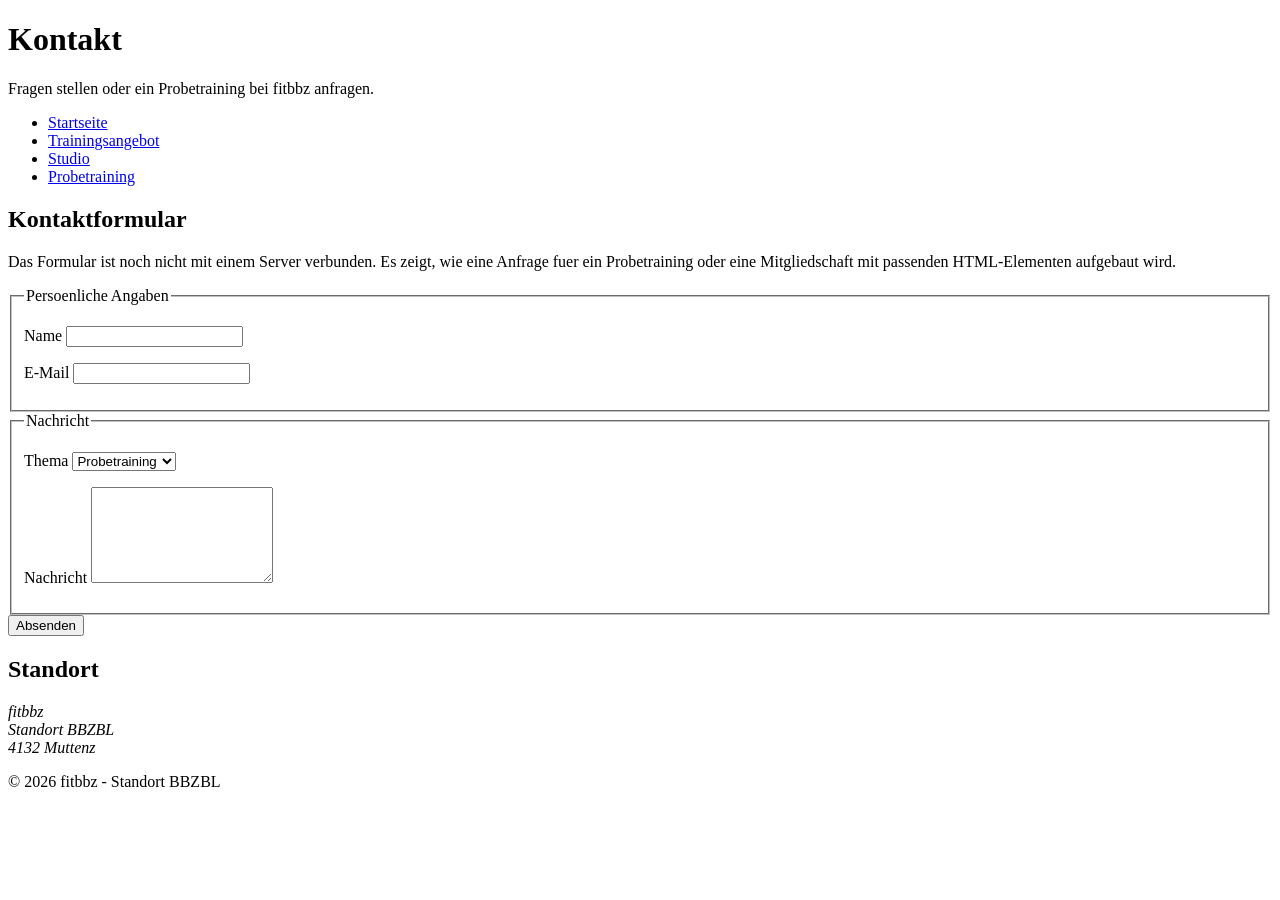
<file: K3/E3/probetraining.html>
<!DOCTYPE html>
<html lang="de">
<head>
    <meta charset="UTF-8">
    <meta name="viewport" content="width=device-width, initial-scale=1.0">
    <meta name="description" content="Kontaktseite von fitbbz fuer Fragen und Probetraining am Standort BBZBL.">
    <meta name="author" content="Batuhan">
    <title>fitbbz | Kontakt</title>
</head>
<body>
    <header>
        <h1>Kontakt</h1>
        <p>Fragen stellen oder ein Probetraining bei fitbbz anfragen.</p>

        <nav aria-label="Hauptnavigation">
            <ul>
                <li><a href="index.html">Startseite</a></li>
                <li><a href="trainingsangebot.html">Trainingsangebot</a></li>
                <li><a href="studio.html">Studio</a></li>
                <li><a href="probetraining.html">Probetraining</a></li>
            </ul>
        </nav>
    </header>

    <main>
        <section aria-labelledby="kontaktformular">
            <h2 id="kontaktformular">Kontaktformular</h2>
            <p>
                Das Formular ist noch nicht mit einem Server verbunden. Es zeigt, wie eine Anfrage fuer
                ein Probetraining oder eine Mitgliedschaft mit passenden HTML-Elementen aufgebaut wird.
            </p>

            <!-- form, label und input verbessern Struktur, Bedienbarkeit und Barrierefreiheit. -->
            <form action="#" method="post">
                <fieldset>
                    <legend>Persoenliche Angaben</legend>

                    <p>
                        <label for="name">Name</label>
                        <input type="text" id="name" name="name" autocomplete="name" required>
                    </p>

                    <p>
                        <label for="email">E-Mail</label>
                        <input type="email" id="email" name="email" autocomplete="email" required>
                    </p>
                </fieldset>

                <fieldset>
                    <legend>Nachricht</legend>

                    <p>
                        <label for="thema">Thema</label>
                        <select id="thema" name="thema">
                            <option value="probetraining">Probetraining</option>
                            <option value="mitgliedschaft">Mitgliedschaft</option>
                            <option value="kurs">Kursangebot</option>
                        </select>
                    </p>

                    <p>
                        <label for="nachricht">Nachricht</label>
                        <textarea id="nachricht" name="nachricht" rows="6" required></textarea>
                    </p>
                </fieldset>

                <button type="submit">Absenden</button>
            </form>
        </section>

        <section aria-labelledby="standort">
            <h2 id="standort">Standort</h2>
            <address>
                fitbbz<br>
                Standort BBZBL<br>
                4132 Muttenz
            </address>
        </section>
    </main>


    <footer>
        <p>&copy; 2026 fitbbz - Standort BBZBL</p>
    </footer>
</body>
</html>
</file>
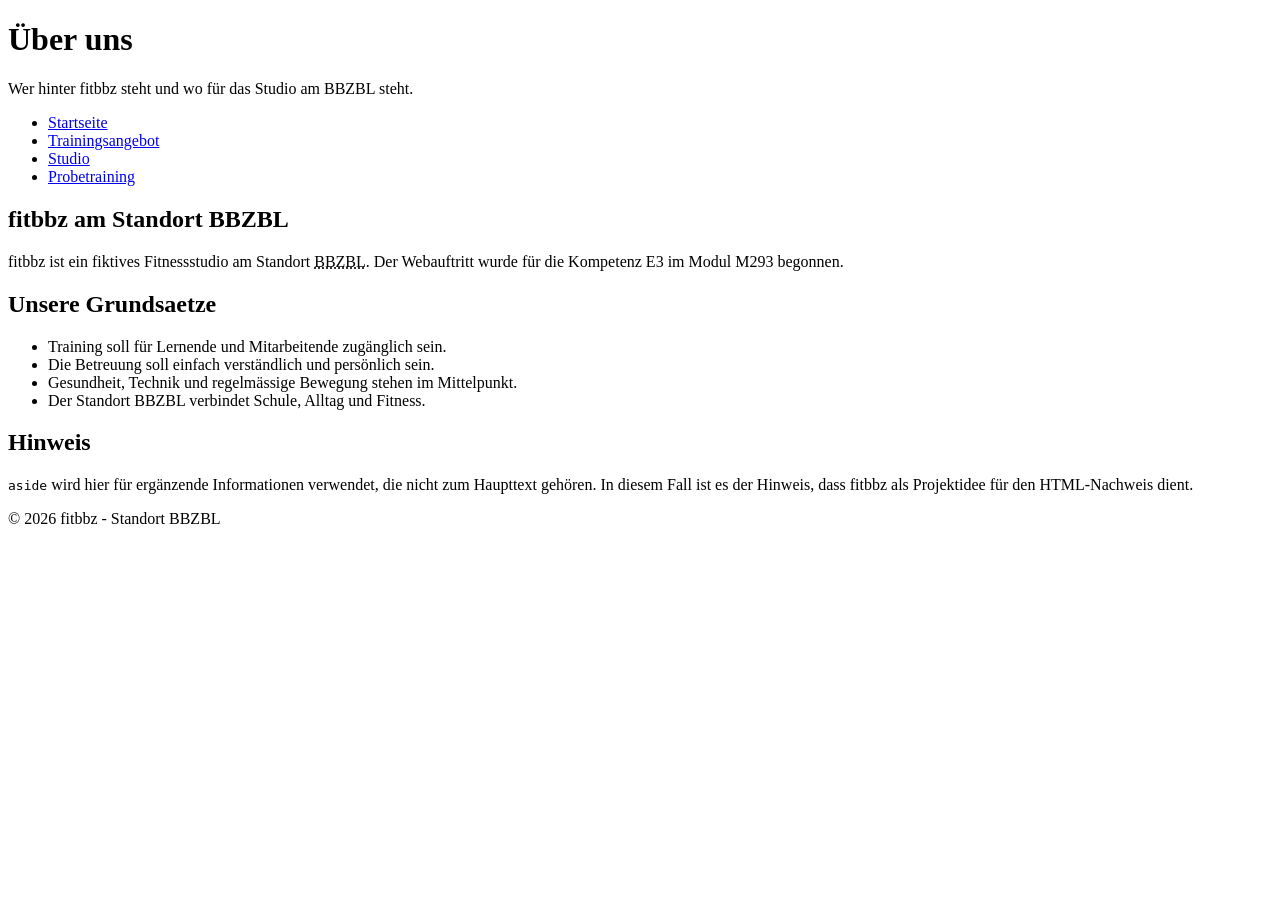
<file: K3/E3/studio.html>
<!DOCTYPE html>
<html lang="de">
<head>
    <meta charset="UTF-8">
    <meta name="viewport" content="width=device-width, initial-scale=1.0">
    <meta name="description" content="Informationen ueber fitbbz und den Fitnessstudio-Standort BBZBL.">
    <meta name="author" content="Batuhan">
    <title>fitbbz | Über uns</title>
</head>
<body>
    <header>
        <h1>Über uns</h1>
        <p>Wer hinter fitbbz steht und wo    für das Studio am BBZBL steht.</p>

        <nav aria-label="Hauptnavigation">
            <ul>
                <li><a href="index.html">Startseite</a></li>
                <li><a href="trainingsangebot.html">Trainingsangebot</a></li>
                <li><a href="studio.html">Studio</a></li>
                <li><a href="probetraining.html">Probetraining</a></li>
            </ul>
        </nav>
    </header>

    <main>
        <article aria-labelledby="projekt">
            <h2 id="projekt">fitbbz am Standort BBZBL</h2>
            <p>
                fitbbz ist ein fiktives Fitnessstudio am Standort <abbr title="Berufsbildungszentrum Baselland">BBZBL</abbr>.
                Der Webauftritt wurde für die Kompetenz E3 im Modul M293 begonnen.
            </p>
        </article>

        <section aria-labelledby="werte">
            <h2 id="werte">Unsere Grundsaetze</h2>
            <ul>
                <li>Training soll für Lernende und Mitarbeitende zugänglich sein.</li>
                <li>Die Betreuung soll einfach verständlich und persönlich sein.</li>
                <li>Gesundheit, Technik und regelmässige Bewegung stehen im Mittelpunkt.</li>
                <li>Der Standort BBZBL verbindet Schule, Alltag und Fitness.</li>
            </ul>
        </section>

        <aside aria-labelledby="hinweis">
            <h2 id="hinweis">Hinweis</h2>
            <p>
                <code>aside</code> wird hier für ergänzende Informationen verwendet, die nicht zum
                Haupttext gehören. In diesem Fall ist es der Hinweis, dass fitbbz als Projektidee
                für den HTML-Nachweis dient.
            </p>
        </aside>
    </main>


    <footer>
        <p>&copy; 2026 fitbbz - Standort BBZBL</p>
    </footer>
</body>
</html>
</file>
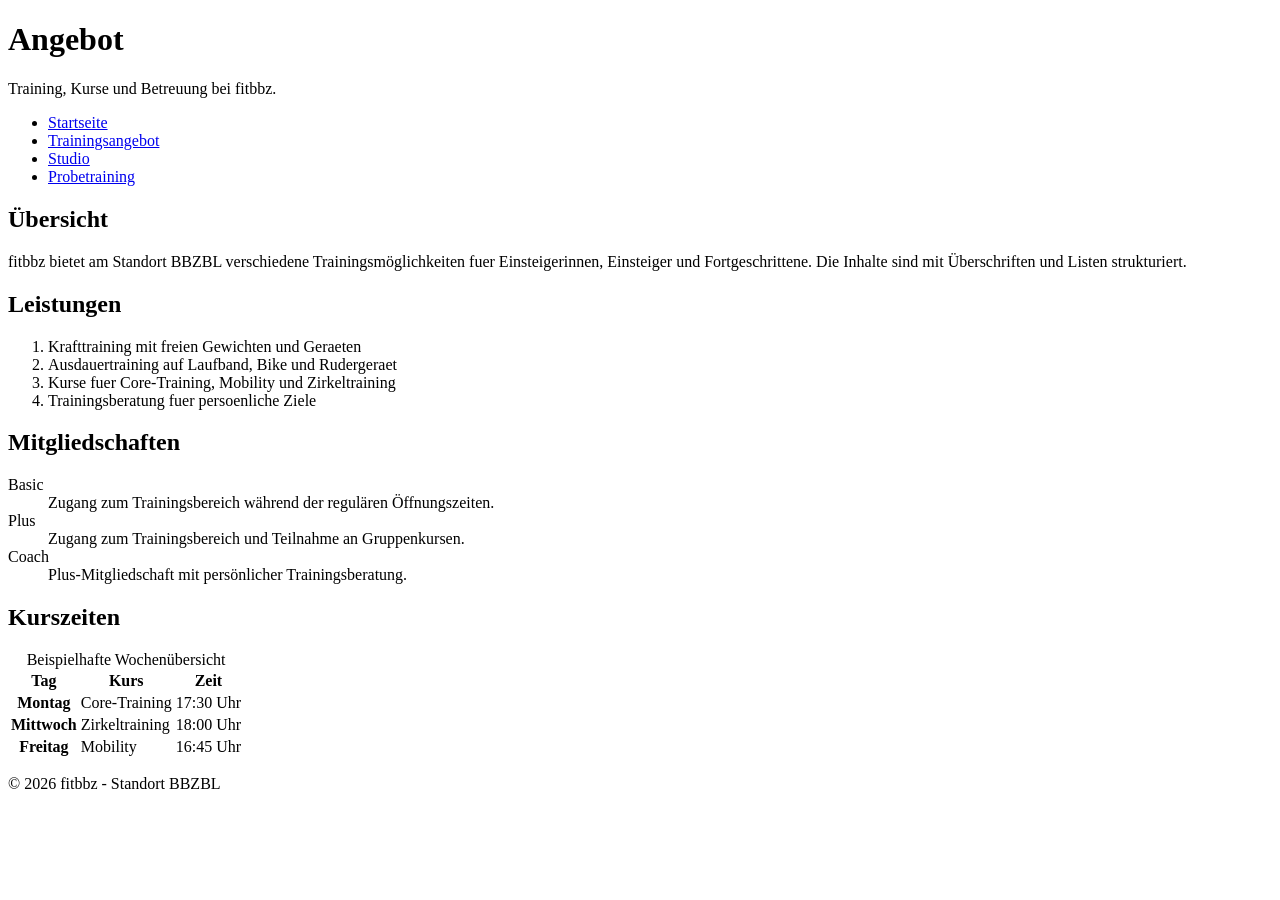
<file: K3/E3/trainingsangebot.html>
<!DOCTYPE html>
<html lang="de">
<head>
    <meta charset="UTF-8">
    <meta name="viewport" content="width=device-width, initial-scale=1.0">
    <meta name="description" content="Trainingsangebot von fitbbz am Standort BBZBL.">
    <meta name="author" content="Batuhan">
    <title>fitbbz | Angebot</title>
</head>
<body>
    <header>
        <h1>Angebot</h1>
        <p>Training, Kurse und Betreuung bei fitbbz.</p>

        <nav aria-label="Hauptnavigation">
            <ul>
                <li><a href="index.html">Startseite</a></li>
                <li><a href="trainingsangebot.html">Trainingsangebot</a></li>
                <li><a href="studio.html">Studio</a></li>
                <li><a href="probetraining.html">Probetraining</a></li>
            </ul>
        </nav>
    </header>

    <main>
        <!-- section trennt thematisch zusammengehoerende Inhaltsbereiche. -->
        <section aria-labelledby="Übersicht">
            <h2 id="Übersicht">Übersicht</h2>
            <p>
                fitbbz bietet am Standort BBZBL verschiedene Trainingsmöglichkeiten fuer Einsteigerinnen,
                Einsteiger und Fortgeschrittene. Die Inhalte sind mit Überschriften und Listen strukturiert.
            </p>
        </section>

        <section aria-labelledby="leistungen">
            <h2 id="leistungen">Leistungen</h2>
            <ol>
                <li>Krafttraining mit freien Gewichten und Geraeten</li>
                <li>Ausdauertraining auf Laufband, Bike und Rudergeraet</li>
                <li>Kurse fuer Core-Training, Mobility und Zirkeltraining</li>
                <li>Trainingsberatung fuer persoenliche Ziele</li>
            </ol>
        </section>


        <section aria-labelledby="details">
            <h2 id="details">Mitgliedschaften</h2>
            <dl>
                <dt>Basic</dt>
                <dd>Zugang zum Trainingsbereich während der regulären Öffnungszeiten.</dd>

                <dt>Plus</dt>
                <dd>Zugang zum Trainingsbereich und Teilnahme an Gruppenkursen.</dd>

                <dt>Coach</dt>
                <dd>Plus-Mitgliedschaft mit persönlicher Trainingsberatung.</dd>
            </dl>
        </section>

        <section aria-labelledby="zeiten">
            <h2 id="zeiten">Kurszeiten</h2>
            <table>
                <caption>Beispielhafte Wochenübersicht</caption>
                <thead>
                    <tr>
                        <th scope="col">Tag</th>
                        <th scope="col">Kurs</th>
                        <th scope="col">Zeit</th>
                    </tr>
                </thead>
                <tbody>
                    <tr>
                        <th scope="row">Montag</th>
                        <td>Core-Training</td>
                        <td>17:30 Uhr</td>
                    </tr>
                    <tr>
                        <th scope="row">Mittwoch</th>
                        <td>Zirkeltraining</td>
                        <td>18:00 Uhr</td>
                    </tr>
                    <tr>
                        <th scope="row">Freitag</th>
                        <td>Mobility</td>
                        <td>16:45 Uhr</td>
                    </tr>
                </tbody>
            </table>
        </section>
    </main>

    <footer>
        <p>&copy; 2026 fitbbz - Standort BBZBL</p>
    </footer>
</body>
</html>
</file>
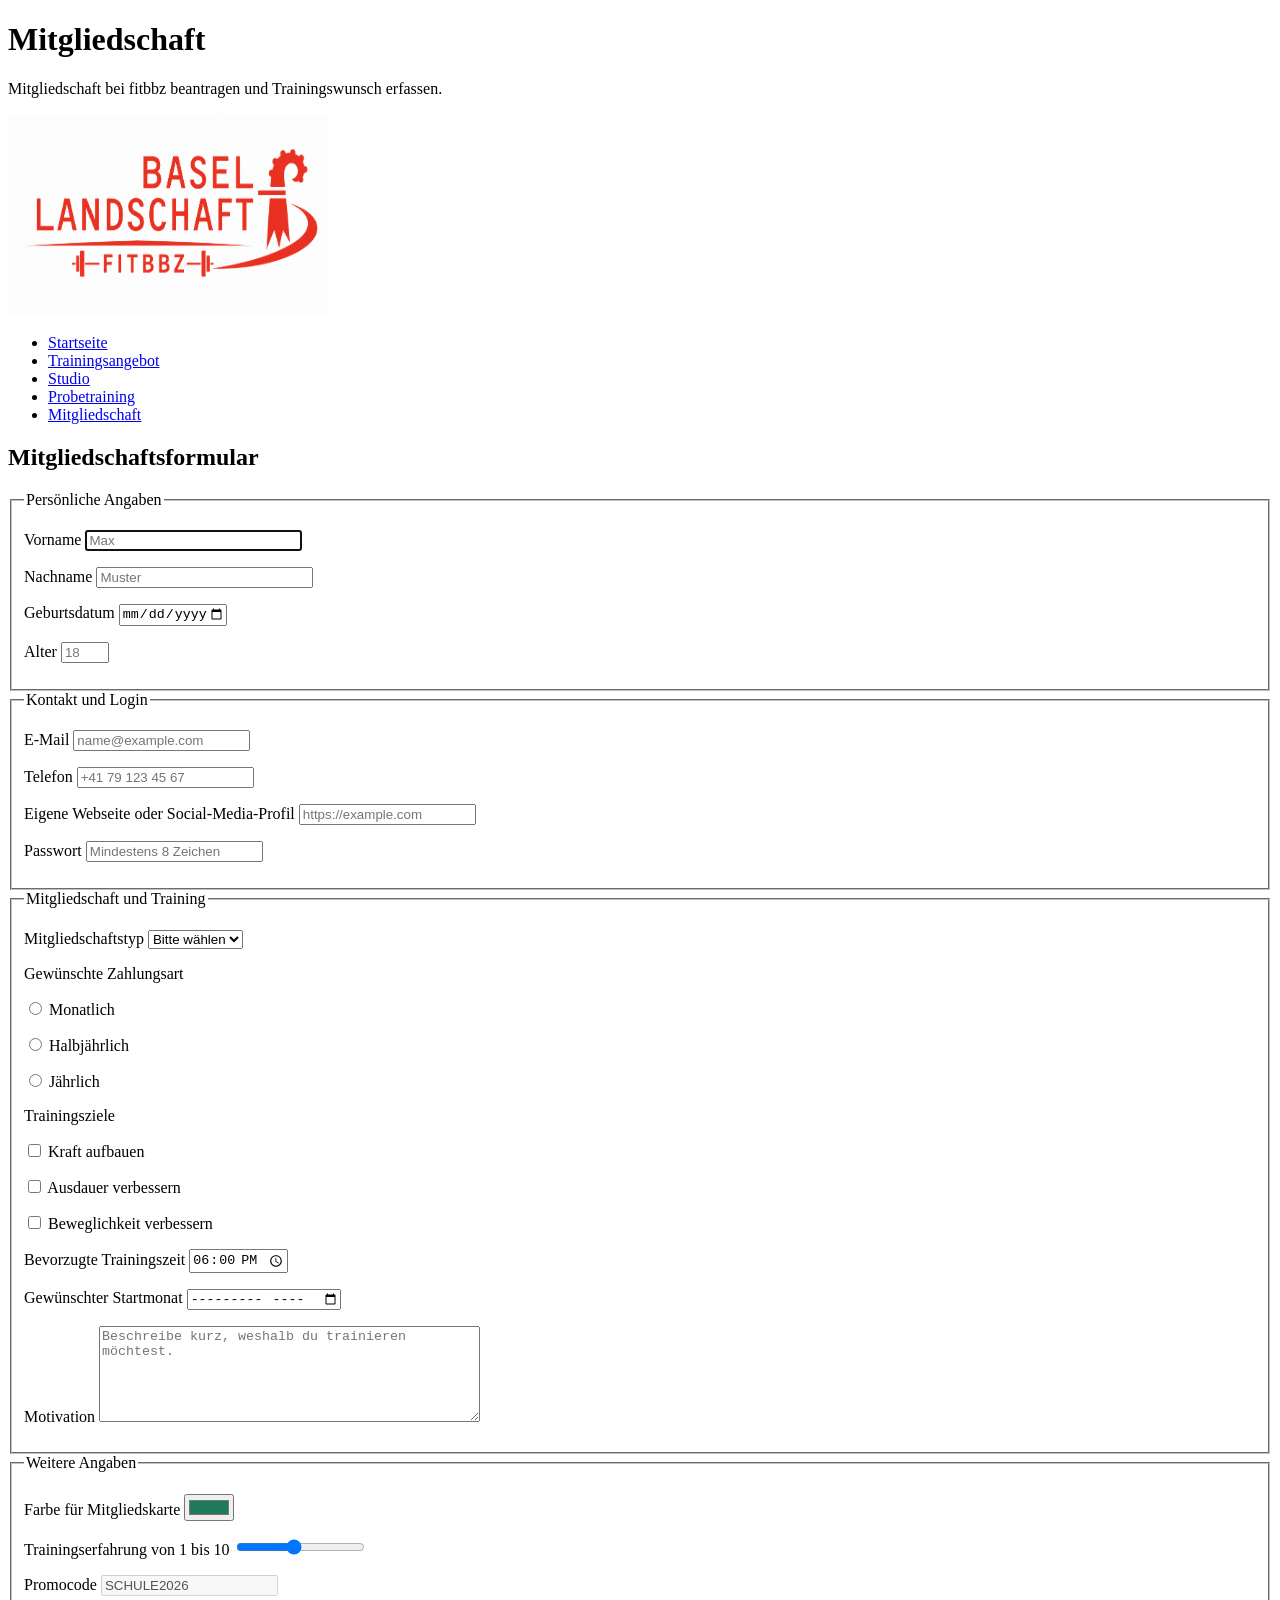
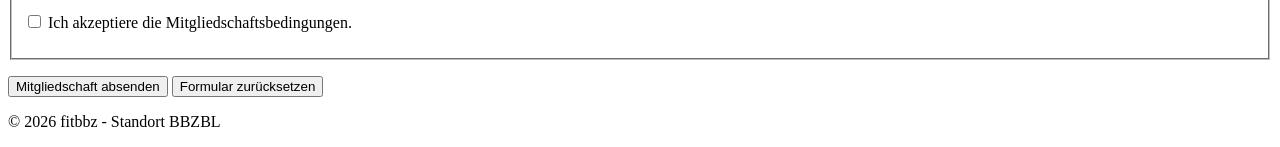
<file: K4/E4/form_abo.html>
<!DOCTYPE html>
<html lang="de">
<head>
    <!-- Grundlegende Metadaten: Zeichensatz, responsive Darstellung und Seitenbeschreibung. -->
    <meta charset="UTF-8">
    <meta name="viewport" content="width=device-width, initial-scale=1.0">
    <meta name="description" content="Mitgliedschaftsformular von fitbbz mit verschiedenen HTML-Formularelementen.">
    <meta name="author" content="Batuhan">
    <title>fitbbz | Mitgliedschaft</title>
</head>
<body>
<!-- header kennzeichnet den sichtbaren Kopfbereich der Website. -->
<header>
    <h1>Mitgliedschaft</h1>
    <p>Mitgliedschaft bei fitbbz beantragen und Trainingswunsch erfassen.</p>

    <img src="../../assets/fitbbz.png" alt="fitbbz" height="200" width="320">


    <nav aria-label="Hauptnavigation">
        <ul>
            <li><a href="index.html">Startseite</a></li>
            <li><a href="trainingsangebot.html">Trainingsangebot</a></li>
            <li><a href="studio.html">Studio</a></li>
            <li><a href="probetraining.html">Probetraining</a></li>
            <li><a href="form_abo.html">Mitgliedschaft</a></li>

        </ul>
    </nav>
</header>

<!-- main enthält den einzigartigen Hauptinhalt dieser Seite. -->
<main>

    <section aria-labelledby="mitgliedschaftsformular">
        <h2 id="mitgliedschaftsformular">Mitgliedschaftsformular</h2>

        <form action="https://gibm.becknet.ch/formular/formular.php" method="post">
            <fieldset>
                <legend>Persönliche Angaben</legend>

                <p>
                    <label for="vorname">Vorname</label>
                    <input type="text" id="vorname" name="vorname" placeholder="Max" minlength="2" maxlength="40" size="25" required autofocus>
                </p>

                <p>
                    <label for="nachname">Nachname</label>
                    <input type="text" id="nachname" name="nachname" placeholder="Muster" minlength="2" maxlength="40" size="25" required>
                </p>

                <p>
                    <label for="geburtsdatum">Geburtsdatum</label>
                    <input type="date" id="geburtsdatum" name="geburtsdatum" min="1940-01-01" max="2010-12-31" required>
                </p>

                <p>
                    <label for="alter">Alter</label>
                    <input type="number" id="alter" name="alter" min="16" max="90" placeholder="18" required>
                </p>

            </fieldset>

            <fieldset>
                <legend>Kontakt und Login</legend>

                <p>
                    <label for="email">E-Mail</label>
                    <input type="email" id="email" name="email" placeholder="name@example.com" autocomplete="email" required>
                </p>

                <p>
                    <label for="telefon">Telefon</label>
                    <input type="tel" id="telefon" name="telefon" placeholder="+41 79 123 45 67" pattern="^\+?[0-9 ]{7,20}$" required>
                </p>

                <p>
                    <label for="webseite">Eigene Webseite oder Social-Media-Profil</label>
                    <input type="url" id="webseite" name="webseite" placeholder="https://example.com">
                </p>

                <p>
                    <label for="passwort">Passwort</label>
                    <input type="password" id="passwort" name="passwort" minlength="8" maxlength="30" placeholder="Mindestens 8 Zeichen" required>
                </p>
            </fieldset>

            <fieldset>
                <legend>Mitgliedschaft und Training</legend>

                <p>
                    <label for="mitgliedschaft">Mitgliedschaftstyp</label>
                    <select id="mitgliedschaft" name="mitgliedschaft" required>
                        <option value="">Bitte wählen</option>
                        <option value="basis">Basis</option>
                        <option value="standard">Standard</option>
                        <option value="premium">Premium</option>
                    </select>
                </p>

                <p>Gewünschte Zahlungsart</p>
                <p>
                    <input type="radio" id="monatlich" name="zahlung" value="monatlich" required>
                    <label for="monatlich">Monatlich</label>
                </p>
                <p>
                    <input type="radio" id="halbjaehrlich" name="zahlung" value="halbjaehrlich">
                    <label for="halbjaehrlich">Halbjährlich</label>
                </p>
                <p>
                    <input type="radio" id="jaehrlich" name="zahlung" value="jaehrlich">
                    <label for="jaehrlich">Jährlich</label>
                </p>

                <p>Trainingsziele</p>
                <p>
                    <input type="checkbox" id="kraft" name="ziele[]" value="kraft">
                    <label for="kraft">Kraft aufbauen</label>
                </p>
                <p>
                    <input type="checkbox" id="ausdauer" name="ziele[]" value="ausdauer">
                    <label for="ausdauer">Ausdauer verbessern</label>
                </p>
                <p>
                    <input type="checkbox" id="beweglichkeit" name="ziele[]" value="beweglichkeit">
                    <label for="beweglichkeit">Beweglichkeit verbessern</label>
                </p>

                <p>
                    <label for="trainingszeit">Bevorzugte Trainingszeit</label>
                    <input type="time" id="trainingszeit" name="trainingszeit" value="18:00">
                </p>

                <p>
                    <label for="startmonat">Gewünschter Startmonat</label>
                    <input type="month" id="startmonat" name="startmonat" required>
                </p>

                <p>
                    <label for="motivation">Motivation</label>
                    <textarea id="motivation" name="motivation" rows="6" cols="45" minlength="20" maxlength="500" placeholder="Beschreibe kurz, weshalb du trainieren möchtest." required></textarea>
                </p>
            </fieldset>

            <fieldset>
                <legend>Weitere Angaben</legend>

                <p>
                    <label for="lieblingsfarbe">Farbe für Mitgliedskarte</label>
                    <input type="color" id="lieblingsfarbe" name="lieblingsfarbe" value="#1f7a5c">
                </p>

                <p>
                    <label for="erfahrung">Trainingserfahrung von 1 bis 10</label>
                    <input type="range" id="erfahrung" name="erfahrung" min="1" max="10" value="5">
                </p>

                <p>
                    <label for="promo">Promocode</label>
                    <input type="text" id="promo" name="promo" value="SCHULE2026" disabled>
                </p>

                <p>
                    <input type="checkbox" id="agb" name="agb" value="akzeptiert" required>
                    <label for="agb">Ich akzeptiere die Mitgliedschaftsbedingungen.</label>
                </p>
            </fieldset>

            <p>
                <button type="submit">Mitgliedschaft absenden</button>
                <button type="reset">Formular zurücksetzen</button>
            </p>
        </form>
    </section>


</main>

<footer>
    <p>&copy; 2026 fitbbz - Standort BBZBL</p>
</footer>
</body>
</html>
</file>
<file: K6/E6/style.css>
@import url('https://fonts.googleapis.com/css2?family=Inter:wght@400;700;800;900&display=swap');

/* Grundstyle */
:root {
    --hauptfarbe: #e50914;
}

* {
    box-sizing: border-box;
}

html {
    scroll-behavior: smooth;
}

body {
    margin: 0;
    font-family: 'Inter', Arial, sans-serif;
    color: #222222;
    background: linear-gradient(0.25turn, #ffe8ea 8%, #ffffff 90%);
    padding-bottom: 70px;
}

img {
    max-width: 100%;
    height: auto;
}

.main-content {
    width: 80%;
    margin: 0 auto;
    text-align: left;
    padding: 20px;
}

h1 {
    font-size: 90px;
    margin-left: 25px;
    margin-bottom: 10px;
    color: var(--hauptfarbe);
}

h2 {
    font-size: 38px;
    color: #111111;
    margin-top: 55px;
    margin-left: 25px;
}

h3 {
    font-size: 24px;
    color: #111111;
}

p {
    font-size: 22px;
    margin-left: 25px;
    line-height: 1.6;
}

a {
    color: var(--hauptfarbe);
}

a:hover {
    color: #111111;
}

hr {
    height: 2.5px;
    margin: 35px 0;
    background-color: var(--hauptfarbe);
    border: none;
    border-radius: 3px;
}

/* Navigation */
nav {
    position: absolute;
    top: 20px;
    right: 20px;

    ul {
        display: flex;
        gap: 10px;
        margin: 0;
        padding: 0;
        list-style: none;
    }

    li {
        a {
            display: inline-block;
            margin-top: 20px;
            padding: 10px 15px;
            color: #111111;
            font-size: 20px;
            font-weight: bold;
            text-decoration: none;
            background-color: white;
            border: 1px solid var(--hauptfarbe);
            border-radius: 30px;

            &:hover {
                color: white;
                background-color: var(--hauptfarbe);
                transition: background-color 0.4s;
            }
        }
    }
}

/* Hero */

.hero {
    display: grid;
    grid-template-columns: 1fr 1fr;
    gap: 35px;
    align-items: center;
    margin-top: 80px;
}

.hero-text p {
    font-size: 23px;
    color: #444444;
}

.logo-box {
    text-align: center;
}

.logo-box img {
    width: 360px;
    background-color: white;
    border-radius: 10px;
}

/* Buttons */

.iconbutton {
    display: inline-block;
    margin-top: 20px;
    margin-left: 25px;
    padding: 10px 15px;
    color: #111111;
    font-size: 20px;
    font-weight: 900;
    text-decoration: none;
    background-color: white;
    border: 2px solid var(--hauptfarbe);
    border-radius: 30px;
}

.iconbutton:hover {
    color: white;
    background-color: var(--hauptfarbe);
    transition: background-color 0.4s;
}


/* Zahlen */

.zahlen {
    display: grid;
    grid-template-columns: repeat(3, 1fr);
    margin: 40px 0;
    color: white;
    background-color: #111111;
    border-radius: 3px;
    overflow: hidden;
}

.zahlen div {
    padding: 25px;
    border-right: 1px solid #333333;
}

.zahlen div:nth-child(2) {
    background-color: var(--hauptfarbe);
}

.zahlen strong {
    display: block;
    font-size: 36px;
}

.zahlen p {
    margin-left: 0;
    font-size: 18px;
    color: #dddddd;
}

/* Training */

.training-grid {
    display: grid;
    grid-template-columns: repeat(4, 1fr);
    gap: 16px;
    margin-top: 25px;
}

.training-card {
    position: relative;
    min-height: 220px;
    padding: 24px;
    color: white;
    background-color: #111111;
    border-radius: 14px;
}

.training-card h3 {
    color: white;
}

.training-card p {
    margin-left: 0;
    font-size: 18px;
    color: #dddddd;
}

.training-card a {
    color: white;
    font-weight: bold;
}

.training-card:hover {
    background-color: #222222;
}

.training-card.top {
    grid-column: span 2;
    background-color: var(--hauptfarbe);
}

.badge {
    position: absolute;
    top: 14px;
    right: 14px;
    padding: 4px 10px;
    color: var(--hauptfarbe);
    font-size: 13px;
    font-weight: bold;
    background-color: white;
    border-radius: 20px;
}

/* Studio */

.studio-list {
    display: grid;
    gap: 12px;
    margin: 25px 0 0 25px;
    padding: 0;
    list-style: none;
}

.studio-list li {
    padding: 14px 18px;
    background-color: white;
    border-left: 3px solid var(--hauptfarbe);
    border-radius: 8px;
}

/* Preise */

.price-grid {
    display: grid;
    grid-template-columns: repeat(3, 1fr);
    gap: 24px;
    margin-top: 25px;
}

.price-card {
    position: relative;
    padding: 24px;
    background-color: white;
    border-left: 5px solid var(--hauptfarbe);
    border-radius: 10px;
}

.price-card ul {
    padding-left: 20px;
}

.price-card li {
    margin-bottom: 6px;
}

.price-card.dark {
    color: white;
    background-color: #111111;
}

.price-card.dark h3 {
    color: white;
}

.price {
    margin: 16px 0;
    color: var(--hauptfarbe);
    font-size: 42px;
    font-weight: bold;
}

.price span {
    display: block;
    color: #666666;
    font-size: 15px;
}

.price-card.dark .price {
    color: white;
}

.price-card.dark .price span {
    color: #cccccc;
}

/* Meinung */

.meinung p {
    font-size: 24px;
    margin-left: 25px;
    max-width: 800px;
    border-left: 5px solid var(--hauptfarbe);
    padding-left: 15px;
}

/* Kontakt */

.kontakt-links {
    display: grid;
    gap: 12px;
    max-width: 500px;
    margin-left: 25px;
    margin-top: 20px;
}

.kontakt-links a {
    display: block;
    padding: 14px 16px;
    color: #111111;
    font-weight: bold;
    text-decoration: none;
    background-color: white;
    border: 1px solid var(--hauptfarbe);
    border-radius: 10px;
}

.kontakt-links a:hover {
    color: white;
    background-color: var(--hauptfarbe);
}

/* Footer */

.footer {
    position: fixed;
    bottom: 0;
    left: 0;
    z-index: 999;
    width: 100%;
    padding: 10px 0;
    color: #111111;
    font-size: 16px;
    text-align: center;
    background-color: #f1f1f1;
    border-top: 1px solid #cccccc;
}

.footer:hover {
    color: white;
    background-color: var(--hauptfarbe);
    transition: background-color 0.3s;
}
</file>
<file: K7/E7/style.css>
@import url('https://fonts.googleapis.com/css2?family=Inter:wght@400;700;800;900&display=swap');

/* Grundstyle */
:root {
    --hauptfarbe: #e50914;
}

* {
    box-sizing: border-box;
}

html {
    scroll-behavior: smooth;
}

body {
    margin: 0;
    font-family: 'Inter', Arial, sans-serif;
    color: #222222;
    background: linear-gradient(0.25turn, #ffe8ea 8%, #ffffff 90%);
    padding-bottom: 70px;
}

img {
    max-width: 100%;
    height: auto;
}

.main-content {
    width: 80%;
    margin: 0 auto;
    text-align: left;
    padding: 20px;
}

h1 {
    font-size: 90px;
    margin-left: 25px;
    margin-bottom: 10px;
    color: var(--hauptfarbe);
}

h2 {
    font-size: 38px;
    color: #111111;
    margin-top: 55px;
    margin-left: 25px;
}

h3 {
    font-size: 24px;
    color: #111111;
}

p {
    font-size: 22px;
    margin-left: 25px;
    line-height: 1.6;
}

a {
    color: var(--hauptfarbe);
}

a:hover {
    color: #111111;
}

hr {
    height: 2.5px;
    margin: 35px 0;
    background-color: var(--hauptfarbe);
    border: none;
    border-radius: 3px;
}

/* Navigation */

nav {
    position: absolute;
    top: 20px;
    right: 20px;
}

nav ul {
    display: flex;
    gap: 10px;
    margin: 0;
    padding: 0;
    list-style: none;
}

nav li a {
    display: inline-block;
    margin-top: 20px;
    padding: 10px 15px;
    color: #111111;
    font-size: 20px;
    font-weight: bold;
    text-decoration: none;
    background-color: white;
    border: 1px solid var(--hauptfarbe);
    border-radius: 30px;
}

nav li a:hover {
    color: white;
    background-color: var(--hauptfarbe);
    transition: background-color 0.4s;
}

/* Hero */

.hero {
    display: grid;
    grid-template-columns: 1fr 1fr;
    gap: 35px;
    align-items: center;
    margin-top: 80px;
}

.hero-text p {
    font-size: 23px;
    color: #444444;
}

.logo-box {
    text-align: center;
}

.logo-box img {
    width: 360px;
    background-color: white;
    border-radius: 10px;
}

/* Buttons */

.iconbutton {
    display: inline-block;
    margin-top: 20px;
    margin-left: 25px;
    padding: 10px 15px;
    color: #111111;
    font-size: 20px;
    font-weight: 900;
    text-decoration: none;
    background-color: white;
    border: 2px solid var(--hauptfarbe);
    border-radius: 30px;
}

.iconbutton:hover {
    color: white;
    background-color: var(--hauptfarbe);
    transition: background-color 0.4s;
}


/* Zahlen */

.zahlen {
    display: grid;
    grid-template-columns: repeat(3, 1fr);
    margin: 40px 0;
    color: white;
    background-color: #111111;
    border-radius: 3px;
    overflow: hidden;
}

.zahlen div {
    padding: 25px;
    border-right: 1px solid #333333;
}

.zahlen div:nth-child(2) {
    background-color: var(--hauptfarbe);
}

.zahlen strong {
    display: block;
    font-size: 36px;
}

.zahlen p {
    margin-left: 0;
    font-size: 18px;
    color: #dddddd;
}

/* Training */

.training-grid {
    display: grid;
    grid-template-columns: repeat(4, 1fr);
    gap: 16px;
    margin-top: 25px;
}

.training-card {
    position: relative;
    min-height: 220px;
    padding: 24px;
    color: white;
    background-color: #111111;
    border-radius: 14px;
}

.training-card h3 {
    color: white;
}

.training-card p {
    margin-left: 0;
    font-size: 18px;
    color: #dddddd;
}

.training-card a {
    color: white;
    font-weight: bold;
}

.training-card:hover {
    background-color: #222222;
}

.training-card.top {
    grid-column: span 2;
    background-color: var(--hauptfarbe);
}

.badge {
    position: absolute;
    top: 14px;
    right: 14px;
    padding: 4px 10px;
    color: var(--hauptfarbe);
    font-size: 13px;
    font-weight: bold;
    background-color: white;
    border-radius: 20px;
}

/* Studio */

.studio-list {
    display: grid;
    gap: 12px;
    margin: 25px 0 0 25px;
    padding: 0;
    list-style: none;
}

.studio-list li {
    padding: 14px 18px;
    background-color: white;
    border-left: 3px solid var(--hauptfarbe);
    border-radius: 8px;
}

/* Preise */

.price-grid {
    display: grid;
    grid-template-columns: repeat(3, 1fr);
    gap: 24px;
    margin-top: 25px;
}

.price-card {
    position: relative;
    padding: 24px;
    background-color: white;
    border-left: 5px solid var(--hauptfarbe);
    border-radius: 10px;
}

.price-card ul {
    padding-left: 20px;
}

.price-card li {
    margin-bottom: 6px;
}

.price-card.dark {
    color: white;
    background-color: #111111;
}

.price-card.dark h3 {
    color: white;
}

.price {
    margin: 16px 0;
    color: var(--hauptfarbe);
    font-size: 42px;
    font-weight: bold;
}

.price span {
    display: block;
    color: #666666;
    font-size: 15px;
}

.price-card.dark .price {
    color: white;
}

.price-card.dark .price span {
    color: #cccccc;
}

/* Meinung */

.meinung p {
    font-size: 24px;
    margin-left: 25px;
    max-width: 800px;
    border-left: 5px solid var(--hauptfarbe);
    padding-left: 15px;
}

/* Kontakt */

.kontakt-links {
    display: grid;
    gap: 12px;
    max-width: 500px;
    margin-left: 25px;
    margin-top: 20px;
}

.kontakt-links a {
    display: block;
    padding: 14px 16px;
    color: #111111;
    font-weight: bold;
    text-decoration: none;
    background-color: white;
    border: 1px solid var(--hauptfarbe);
    border-radius: 10px;
}

.kontakt-links a:hover {
    color: white;
    background-color: var(--hauptfarbe);
}

/* Footer */

.footer {
    position: fixed;
    bottom: 0;
    left: 0;
    z-index: 999;
    width: 100%;
    padding: 10px 0;
    color: #111111;
    font-size: 16px;
    text-align: center;
    background-color: #f1f1f1;
    border-top: 1px solid #cccccc;
}

.footer:hover {
    color: white;
    background-color: var(--hauptfarbe);
    transition: background-color 0.3s;
}

/* 1. Breakpoint: Für Tablets (max-width: 1024px)
   Hier wird der Platz enger, daher reduzieren wir die Spaltenanzahl. */
@media (max-width: 1024px) {
    .main-content {
        width: 90%; /* Mehr Ausnutzung der Bildschirmbreite */
    }

    .training-grid {
        grid-template-columns: repeat(2, 1fr); /* Von 4 auf 2 Spalten reduzieren */
    }

    .price-grid {
        grid-template-columns: repeat(2, 1fr); /* Von 3 auf 2 Spalten reduzieren */
    }
}

/* 2. Breakpoint: Für Smartphones (max-width: 768px)
   Hier brechen wir alle Grids auf 1 Spalte herunter, damit alles untereinander steht. */
@media (max-width: 768px) {
    /* Die Navigation wird rechtsbündig positioniert */
    nav {
        position: static;
        width: 100%;
        margin-top: 20px;
        margin-bottom: 25px;
        display: flex;
        justify-content: flex-end; /* Schiebt das gesamte Menü nach rechts */
        padding-right: 25px; /* Gleicher Abstand wie deine Überschriften */
    }

    nav ul {
        flex-direction: column; /* Untereinander stapeln */
        gap: 14px; /* Eleganter Abstand zwischen den Zeilen */
        align-items: flex-end; /* Richtet die Menüpunkte rechtsbündig aus */
        width: auto;
    }

    nav li {
        width: auto;
    }

    nav li a {
        display: inline-block;
        margin-top: 0;
        padding: 6px 0; /* Kaum Innenabstand oben/unten */
        color: #111111;
        font-size: 18px;
        font-weight: bold;
        text-decoration: none;
        background-color: transparent; /* Kein fetter Hintergrund mehr */
        border: none; /* Alte Rahmen komplett entfernen */
        border-bottom: 2px solid #e0e0e0; /* Dezente, dünne Linie unten */
        border-radius: 0; /* Keine runden Ecken nötig für Linien */
        transition: all 0.3s ease;
    }

    /* Beim Hovern oder Tippen färbt sich nur die Linie rot */
    nav li a:hover,
    nav li a:active {
        color: var(--hauptfarbe);
        background-color: transparent;
        border-bottom-color: var(--hauptfarbe); /* Linie wird fitbbz-Rot */
    }
    /* Alle Grid-Raster auf eine einzige Spalte (1fr) umstellen */
    .hero {
        grid-template-columns: 1fr; /* Logo rutscht unter den Text */
        text-align: center;
        margin-top: 20px;
    }

    /* Linke Abstände für mobile Ansicht zurücksetzen */
    h1, h2, p, .iconbutton, .meinung p, .kontakt-links {
        margin-left: 0;
    }

    .zahlen {
        grid-template-columns: 1fr; /* Zahlen-Boxen untereinander */
    }

    .zahlen div {
        border-right: none;
        border-bottom: 1px solid #333333;
    }

    .training-grid {
        grid-template-columns: 1fr; /* Training-Cards untereinander */
    }

    .training-card.top {
        grid-column: span 1; /* Nimmt auf dem Handy keine 2 Spalten mehr ein */
    }

    .price-grid {
        grid-template-columns: 1fr; /* Abo-Preise untereinander */
    }
}
</file>
<file: K8/E8/style.css>
@import url('https://fonts.googleapis.com/css2?family=Inter:wght@400;700;800;900&display=swap');

/* Grundstyle */
:root {
    --hauptfarbe: #e50914;
}

* {
    box-sizing: border-box;
}

html {
    scroll-behavior: smooth;
}

body {
    margin: 0;
    font-family: 'Inter', Arial, sans-serif;
    color: #222222;
    background: linear-gradient(0.25turn, #ffe8ea 8%, #ffffff 90%);
    padding-bottom: 70px;
}

img {
    max-width: 100%;
    height: auto;
}

.main-content {
    width: 80%;
    margin: 0 auto;
    text-align: left;
    padding: 20px;
}

h1 {
    font-size: 90px;
    margin-left: 25px;
    margin-bottom: 10px;
    color: var(--hauptfarbe);
}

h2 {
    font-size: 38px;
    color: #111111;
    margin-top: 55px;
    margin-left: 25px;
}

h3 {
    font-size: 24px;
    color: #111111;
}

p {
    font-size: 22px;
    margin-left: 25px;
    line-height: 1.6;
}

a {
    color: var(--hauptfarbe);
}

a:hover {
    color: #111111;
}

hr {
    height: 2.5px;
    margin: 35px 0;
    background-color: var(--hauptfarbe);
    border: none;
    border-radius: 3px;
}

/* Navigation */

nav {
    position: absolute;
    top: 20px;
    right: 20px;
}

nav ul {
    display: flex;
    gap: 10px;
    margin: 0;
    padding: 0;
    list-style: none;
}

nav li a {
    display: inline-block;
    margin-top: 20px;
    padding: 10px 15px;
    color: #111111;
    font-size: 20px;
    font-weight: bold;
    text-decoration: none;
    background-color: white;
    border: 1px solid var(--hauptfarbe);
    border-radius: 30px;
}

nav li a:hover {
    color: white;
    background-color: var(--hauptfarbe);
    transition: background-color 0.4s;
}

/* Hero */

.hero {
    display: grid;
    grid-template-columns: 1fr 1fr;
    gap: 35px;
    align-items: center;
    margin-top: 80px;
}

.hero-text p {
    font-size: 23px;
    color: #444444;
}

.logo-box {
    text-align: center;
}

.logo-box img {
    width: 360px;
    background-color: white;
    border-radius: 10px;
}

/* Buttons */

.iconbutton {
    display: inline-block;
    margin-top: 20px;
    margin-left: 25px;
    padding: 10px 15px;
    color: #111111;
    font-size: 20px;
    font-weight: 900;
    text-decoration: none;
    background-color: white;
    border: 2px solid var(--hauptfarbe);
    border-radius: 30px;
}

.iconbutton:hover {
    color: white;
    background-color: var(--hauptfarbe);
    transition: background-color 0.4s;
}


/* Zahlen */

.zahlen {
    display: grid;
    grid-template-columns: repeat(3, 1fr);
    margin: 40px 0;
    color: white;
    background-color: #111111;
    border-radius: 3px;
    overflow: hidden;
}

.zahlen div {
    padding: 25px;
    border-right: 1px solid #333333;
}

.zahlen div:nth-child(2) {
    background-color: var(--hauptfarbe);
}

.zahlen strong {
    display: block;
    font-size: 36px;
}

.zahlen p {
    margin-left: 0;
    font-size: 18px;
    color: #dddddd;
}

/* Training */

.training-grid {
    display: grid;
    grid-template-columns: repeat(4, 1fr);
    gap: 16px;
    margin-top: 25px;
}

.training-card {
    position: relative;
    min-height: 220px;
    padding: 24px;
    color: white;
    background-color: #111111;
    border-radius: 14px;
}

.training-card h3 {
    color: white;
}

.training-card p {
    margin-left: 0;
    font-size: 18px;
    color: #dddddd;
}

.training-card a {
    color: white;
    font-weight: bold;
}

.training-card:hover {
    background-color: #222222;
}

.training-card.top {
    grid-column: span 2;
    background-color: var(--hauptfarbe);
}

.badge {
    position: absolute;
    top: 14px;
    right: 14px;
    padding: 4px 10px;
    color: white; /* Weiss statt Rot für maximalen Kontrast */
    font-size: 13px;
    font-weight: bold;
    background-color: #b3000a; /* Ein sattes, barrierefreies Dunkelrot */
    border-radius: 20px;
}

/* Studio */

.studio-list {
    display: grid;
    gap: 12px;
    margin: 25px 0 0 25px;
    padding: 0;
    list-style: none;
}

.studio-list li {
    padding: 14px 18px;
    background-color: white;
    border-left: 3px solid var(--hauptfarbe);
    border-radius: 8px;
}

/* Preise */

.price-grid {
    display: grid;
    grid-template-columns: repeat(3, 1fr);
    gap: 24px;
    margin-top: 25px;
}

.price-card {
    position: relative;
    padding: 24px;
    background-color: white;
    border-left: 5px solid var(--hauptfarbe);
    border-radius: 10px;
}

.price-card ul {
    padding-left: 20px;
}

.price-card li {
    margin-bottom: 6px;
}

.price-card.dark {
    color: white;
    background-color: #111111;
}

.price-card.dark h3 {
    color: white;
}

.price {
    margin: 16px 0;
    color: var(--hauptfarbe);
    font-size: 42px;
    font-weight: bold;
}

.price span {
    display: block;
    color: #444444; /* Dunkleres Grau für fehlerfreien Farbkontrast */
    font-size: 15px;
}

.price-card.dark .price {
    color: white;
}

.price-card.dark .price span {
    color: #cccccc;
}

/* Meinung */

.meinung p {
    font-size: 24px;
    margin-left: 25px;
    max-width: 800px;
    border-left: 5px solid var(--hauptfarbe);
    padding-left: 15px;
}

/* Kontakt */

.kontakt-links {
    display: grid;
    gap: 12px;
    max-width: 500px;
    margin-left: 25px;
    margin-top: 20px;
}

.kontakt-links a {
    display: block;
    padding: 14px 16px;
    color: #111111;
    font-weight: bold;
    text-decoration: none;
    background-color: white;
    border: 1px solid var(--hauptfarbe);
    border-radius: 10px;
}

.kontakt-links a:hover {
    color: white;
    background-color: var(--hauptfarbe);
}

/* Footer */

.footer {
    position: fixed;
    bottom: 0;
    left: 0;
    z-index: 999;
    width: 100%;
    padding: 10px 0;
    color: #111111;
    font-size: 16px;
    text-align: center;
    background-color: #f1f1f1;
    border-top: 1px solid #cccccc;
}

.footer:hover {
    color: white;
    background-color: var(--hauptfarbe);
    transition: background-color 0.3s;
}

/* 1. Breakpoint: Für Tablets (max-width: 1024px)
   Hier wird der Platz enger, daher reduzieren wir die Spaltenanzahl. */
@media (max-width: 1024px) {
    .main-content {
        width: 90%; /* Mehr Ausnutzung der Bildschirmbreite */
    }

    .training-grid {
        grid-template-columns: repeat(2, 1fr); /* Von 4 auf 2 Spalten reduzieren */
    }

    .price-grid {
        grid-template-columns: repeat(2, 1fr); /* Von 3 auf 2 Spalten reduzieren */
    }
}

/* 2. Breakpoint: Für Smartphones (max-width: 768px)
   Hier brechen wir alle Grids auf 1 Spalte herunter, damit alles untereinander steht. */
@media (max-width: 768px) {
        /* 1. Header & Navigation nebeneinander in eine Reihe bringen */
        .hero {
            grid-template-columns: 1fr; /* Behält die Grundstruktur */
            text-align: left; /* Text bleibt linksbündig */
            margin-top: 20px;
        }

        /* Wir fixieren den Titel (h1) und bringen ihn auf die gleiche Stufe wie das Menü */
        h1 {
            margin-left: 0;
            font-size: 50px; /* Etwas kleiner für Handys, damit es auf eine Zeile passt */
            display: inline-block;
        }

        /* 2. Navigation rechtsbündig und exakt auf Höhe des H1-Titels */
        nav {
            position: absolute; /* Für die präzise Platzierung auf gleicher Höhe */
            top: 25px; /* Gleicher oberer Abstand wie das H1 */
            right: 20px; /* Schön an den rechten Rand gepresst */
            width: auto;
            margin: 0;
            display: flex;
            justify-content: flex-end;
            padding-right: 0;
        }

        nav ul {
            flex-direction: column; /* Schlanke Linien untereinander */
            gap: 8px; /* Kompakterer Abstand für das Eck-Menü */
            align-items: flex-end;
        }

        nav li a {
            margin-top: 0;
            padding: 4px 0; /* Extrem schlank */
            font-size: 16px; /* Leicht kleinere Schrift fürs Handy-Eck */
            background-color: transparent;
            border: none;
            border-bottom: 2px solid #e0e0e0;
            border-radius: 0;
        }

        nav li a:hover,
        nav li a:active {
            color: var(--hauptfarbe);
            background-color: transparent;
            border-bottom-color: var(--hauptfarbe);
        }

        /* 3. Restliche Elemente für Mobile linearisieren (Untereinander) */
        h2, p, .iconbutton, .meinung p, .kontakt-links {
            margin-left: 0; /* Keine störenden Einrückungen mehr auf dem Handy */
        }

        .logo-box {
            margin-top: 30px; /* Abstand nach den Hero-Buttons */
            text-align: center;
        }

        .zahlen {
            grid-template-columns: 1fr;
        }

        .zahlen div {
            border-right: none;
            border-bottom: 1px solid #333333;
        }

        .training-grid {
            grid-template-columns: 1fr;
        }

        .training-card.top {
            grid-column: span 1;
        }

        .price-grid {
            grid-template-columns: 1fr;
        }
}
</file>
